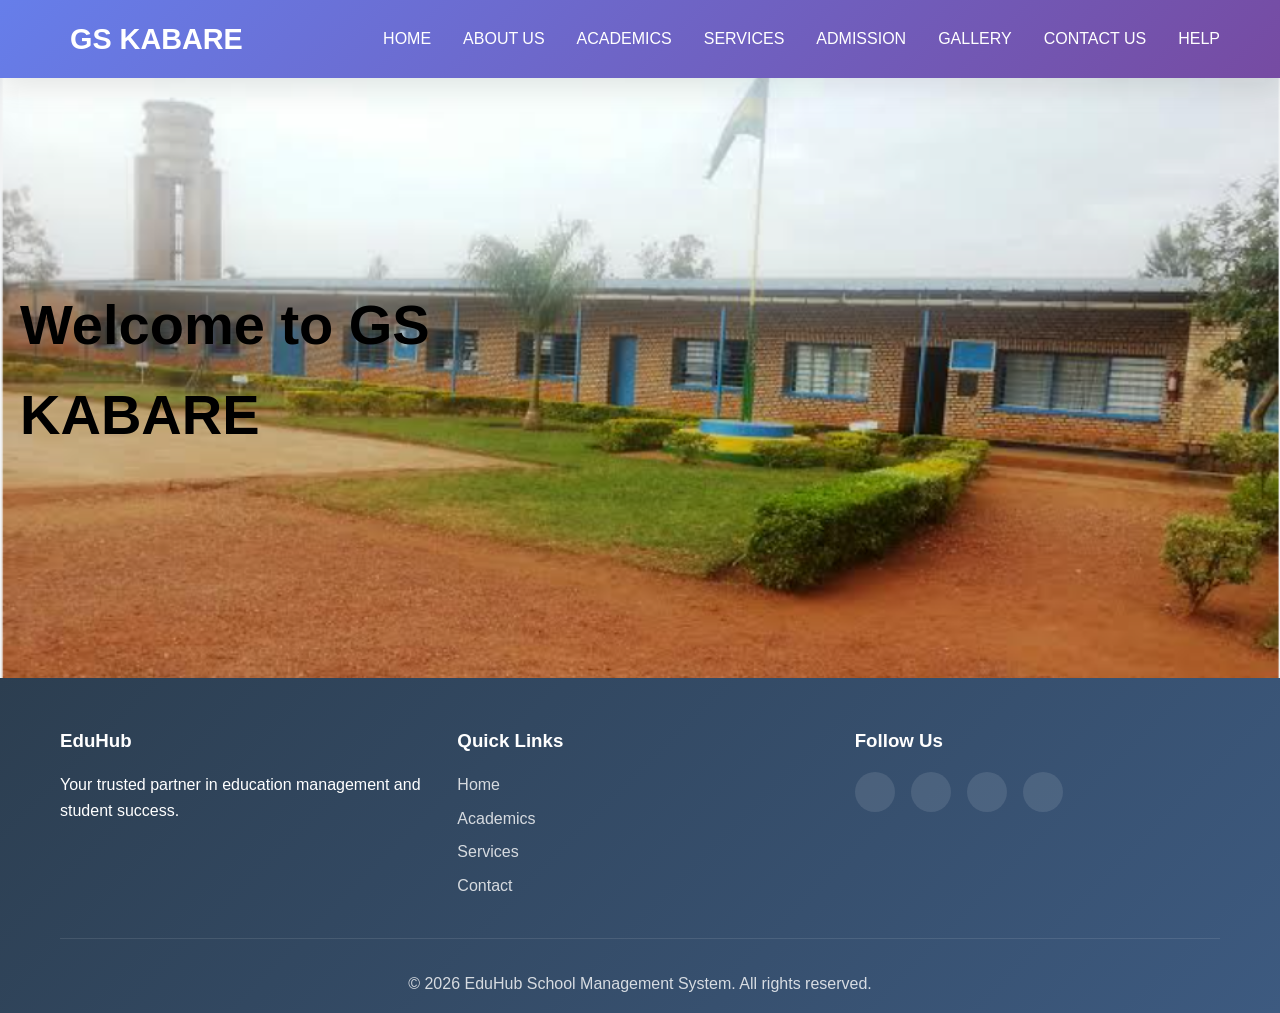
<file: internaship/index.html>
<!DOCTYPE html>
<html lang="en">
<head>
    <meta charset="UTF-8">
    <meta name="viewport" content="width=device-width, initial-scale=1.0">
    <title>HOME</title>
    <link rel="stylesheet" type="text/css" href="index.css">
</head>
<body>

    <nav class="navbar">
        <div class="navbar-container">
            <div class="logo">
                <i class="fas fa-graduation-cap"></i>
                <span>GS KABARE</span>
            </div>
            <ul class="nav-menu">
                <li><a href="index.html" class="nav-link">HOME</a></li>
                <li><a href="About us.html" class="nav-link">ABOUT US</a></li>
                <li><a href="academics.html" class="nav-link">ACADEMICS</a></li>
                <li class="dropdown">
                    <a href="Services.html" class="nav-link">SERVICES</a>
                    <div class="dropdown-content">
                        <a href="registration form.html">Registration Services</a>
                        <a href="">Trainer Portal</a>
                        <a href="worke.html">Employee Registration</a>
                        <a href="">Student Support</a>
                    </div>
                </li>
                <li><a href="" class="nav-link">ADMISSION</a></li>
                <li><a href="" class="nav-link">GALLERY</a></li>
                <li><a href="" class="nav-link">CONTACT US</a></li>
                <li><a href="" class="nav-link">HELP</a></li>
            </ul>
        </div>
    </nav>

    <section id="home" class="hero">
        <div class="hero-content">
            <h1>Welcome to GS KABARE</h1>          
        </div>
        <div class="hero-image">
            <i class="fas fa-school"></i>
        </div>
    </section>

 
    <!-- Footer -->
    <footer class="footer">
        <div class="container">
            <div class="footer-content">
                <div class="footer-section">
                    <h3>EduHub</h3>
                    <p>Your trusted partner in education management and student success.</p>
                </div>
                <div class="footer-section">
                    <h3>Quick Links</h3>
                    <ul>
                        <li><a href="#home">Home</a></li>
                        <li><a href="#academics">Academics</a></li>
                        <li><a href="#services">Services</a></li>
                        <li><a href="#contact">Contact</a></li>
                    </ul>
                </div>
                <div class="footer-section">
                    <h3>Follow Us</h3>
                    <div class="social-links">
                        <a href="#"><i class="fab fa-facebook"></i></a>
                        <a href="#"><i class="fab fa-twitter"></i></a>
                        <a href="#"><i class="fab fa-instagram"></i></a>
                        <a href="#"><i class="fab fa-youtube"></i></a>
                    </div>
                </div>
            </div>
            <div class="footer-bottom">
                <p>&copy; 2026 EduHub School Management System. All rights reserved.</p>
            </div>
        </div>
    </footer>

    <script src="index.js"></script>
</body>
</html>
</file>
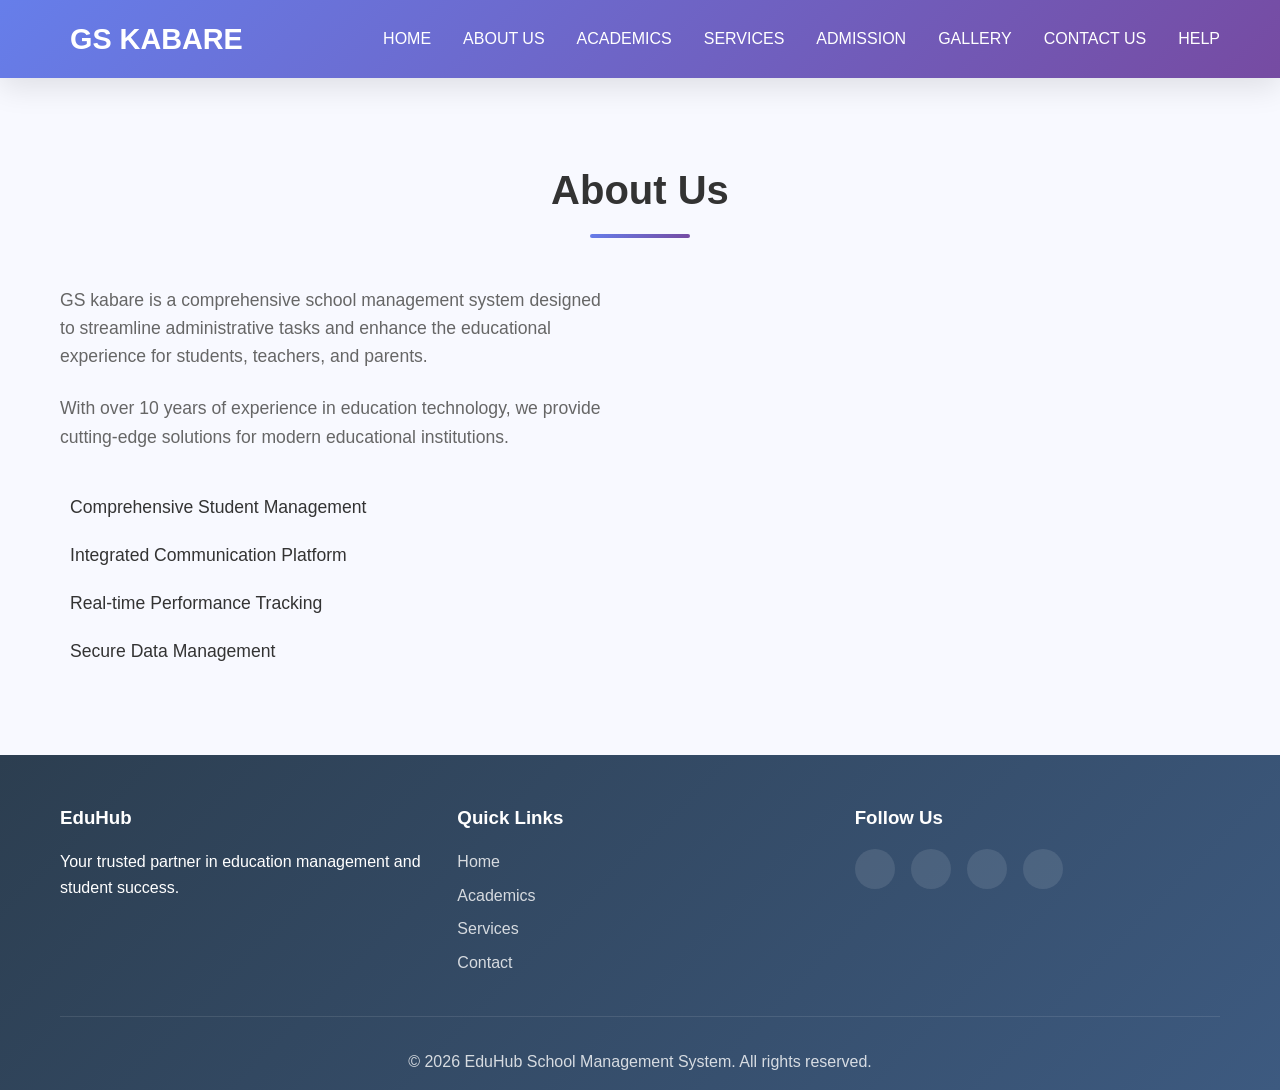
<file: internaship/About us.html>
<!DOCTYPE html>
<html lang="en">
<head>
    <meta charset="UTF-8">
    <meta name="viewport" content="width=device-width, initial-scale=1.0">
    <title>EduHub - School Management System</title>
    <link rel="stylesheet" type="text/css" href="About us.css">
</head>
<body>
    
    <nav class="navbar">
        <div class="navbar-container">
            <div class="logo">
                <i class="fas fa-graduation-cap"></i>
                <span>GS KABARE</span>
            </div>
            <ul class="nav-menu">
                <li><a href="index.html" class="nav-link">HOME</a></li>
                <li><a href="About us.html" class="nav-link">ABOUT US</a></li>
                <li><a href="#academics" class="nav-link">ACADEMICS</a></li>
                <li class="dropdown">
                    <a href="#services" class="nav-link">SERVICES</a>
                    <div class="dropdown-content">
                        <a href="registration form.html">Registration Services</a>
                        <a href="#trainer">Trainer Portal</a>
                        <a href="#employee">Employee Registration</a>
                        <a href="#support">Student Support</a>
                    </div>
                </li>
                <li><a href="#admission" class="nav-link">ADMISSION</a></li>
                <li><a href="#gallery" class="nav-link">GALLERY</a></li>
                <li><a href="#contact" class="nav-link">CONTACT US</a></li>
                <li><a href="#help" class="nav-link">HELP</a></li>
            </ul>
            
        </div>
    </nav>

   

    <section id="about" class="about">
        <div class="container">
            <h2>About Us</h2>
            <div class="about-content">
                <div class="about-text">
                    <p>GS kabare is a comprehensive school management system designed to streamline administrative tasks and enhance the educational experience for students, teachers, and parents.</p>
                    <p>With over 10 years of experience in education technology, we provide cutting-edge solutions for modern educational institutions.</p>
                    <ul class="features-list">
                        <li><i class="fas fa-check-circle"></i> Comprehensive Student Management</li>
                        <li><i class="fas fa-check-circle"></i> Integrated Communication Platform</li>
                        <li><i class="fas fa-check-circle"></i> Real-time Performance Tracking</li>
                        <li><i class="fas fa-check-circle"></i> Secure Data Management</li>
                    </ul>
                </div>
                <div class="about-image">
                    <i class="fas fa-chart-line"></i>
                </div>
            </div>
        </div>
    </section>

  

    <!-- Footer -->
    <footer class="footer">
        <div class="container">
            <div class="footer-content">
                <div class="footer-section">
                    <h3>EduHub</h3>
                    <p>Your trusted partner in education management and student success.</p>
                </div>
                <div class="footer-section">
                    <h3>Quick Links</h3>
                    <ul>
                        <li><a href="index.html">Home</a></li>
                        <li><a href="#academics">Academics</a></li>
                        <li><a href="#services">Services</a></li>
                        <li><a href="#contact">Contact</a></li>
                    </ul>
                </div>
                <div class="footer-section">
                    <h3>Follow Us</h3>
                    <div class="social-links">
                        <a href="#"><i class="fab fa-facebook"></i></a>
                        <a href="#"><i class="fab fa-twitter"></i></a>
                        <a href="#"><i class="fab fa-instagram"></i></a>
                        <a href="#"><i class="fab fa-linkedin"></i></a>
                    </div>
                </div>
            </div>
            <div class="footer-bottom">
                <p>&copy; 2026 EduHub School Management System. All rights reserved.</p>
            </div>
        </div>
    </footer>

    <script src="index.js"></script>
</body>
</html>
</file>
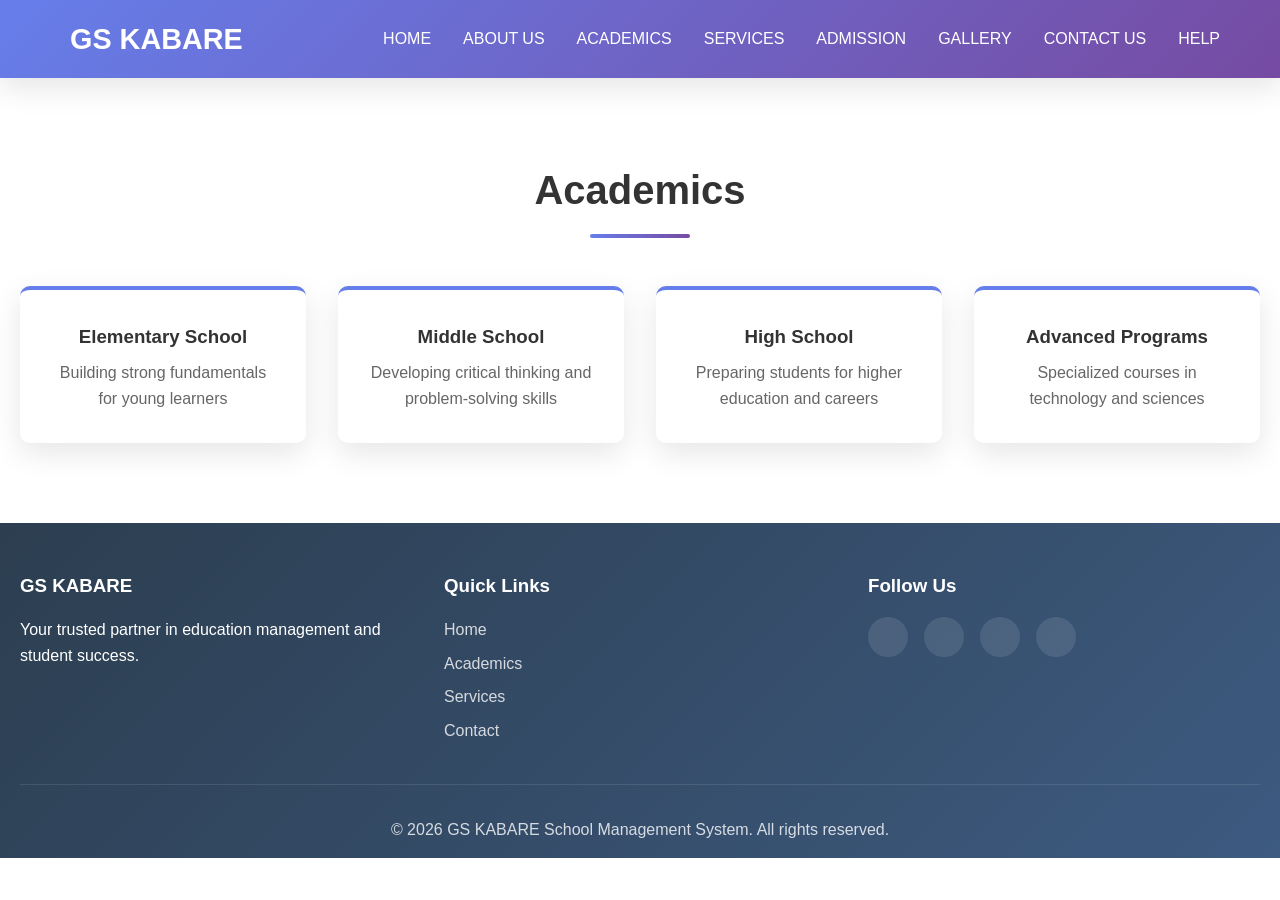
<file: internaship/academics.html>
<!DOCTYPE html>
<html lang="en">
<head>
    <meta charset="UTF-8">
    <meta name="viewport" content="width=device-width, initial-scale=1.0">
    <title>ACADEMICS</title>
    <link rel="stylesheet" type="text/css" href="academics.css">
</head>
<body>
    
    <nav class="navbar">
        <div class="navbar-container">
            <div class="logo">
                <i class="fas fa-graduation-cap"></i>
                <span>GS KABARE</span>
            </div>
            <ul class="nav-menu">
                <li><a href="index.html" class="nav-link">HOME</a></li>
                <li><a href="about.html" class="nav-link">ABOUT US</a></li>
                <li><a href="academics.html" class="nav-link">ACADEMICS</a></li>
                <li class="dropdown">
                    <a href="services.html" class="nav-link">SERVICES</a>
                    <div class="dropdown-content">
                        <a href="registration form.html">Registration Services</a>
                        <a href="#trainer">Trainer Portal</a>
                        <a href="#employee">Employee Registration</a>
                        <a href="#support">Student Support</a>
                    </div>
                </li>
                <li><a href="admission.html" class="nav-link">ADMISSION</a></li>
                <li><a href="gallery.html" class="nav-link">GALLERY</a></li>
                <li><a href="contact.html" class="nav-link">CONTACT US</a></li>
                <li><a href="#help" class="nav-link">HELP</a></li>
            </ul>
        </div>
    </nav>

  

    
    <section id="academics" class="academics">
        <div class="container">
            <h2>Academics</h2>
            <div class="academics-grid">
                <div class="academic-card">
                    <i class="fas fa-book"></i>
                    <h3>Elementary School</h3>
                    <p>Building strong fundamentals for young learners</p>
                </div>
                <div class="academic-card">
                    <i class="fas fa-atom"></i>
                    <h3>Middle School</h3>
                    <p>Developing critical thinking and problem-solving skills</p>
                </div>
                <div class="academic-card">
                    <i class="fas fa-flask"></i>
                    <h3>High School</h3>
                    <p>Preparing students for higher education and careers</p>
                </div>
                <div class="academic-card">
                    <i class="fas fa-computer"></i>
                    <h3>Advanced Programs</h3>
                    <p>Specialized courses in technology and sciences</p>
                </div>
            </div>
        </div>
    </section>

  
    
    <footer class="footer">
        <div class="container">
            <div class="footer-content">
                <div class="footer-section">
                    <h3>GS KABARE</h3>
                    <p>Your trusted partner in education management and student success.</p>
                </div>
                <div class="footer-section">
                    <h3>Quick Links</h3>
                    <ul>
                        <li><a href="index.html">Home</a></li>
                        <li><a href="academics.html">Academics</a></li>
                        <li><a href="services.html">Services</a></li>
                        <li><a href="contact.html">Contact</a></li>
                    </ul>
                </div>
                <div class="footer-section">
                    <h3>Follow Us</h3>
                    <div class="social-links">
                        <a href="#"><i class="fab fa-facebook"></i></a>
                        <a href="#"><i class="fab fa-twitter"></i></a>
                        <a href="#"><i class="fab fa-instagram"></i></a>
                        <a href="#"><i class="fab fa-linkedin"></i></a>
                    </div>
                </div>
            </div>
            <div class="footer-bottom">
                <p>&copy; 2026 GS KABARE School Management System. All rights reserved.</p>
            </div>
        </div>
    </footer>

    <script src="index.js"></script>
</body>
</html>
</file>
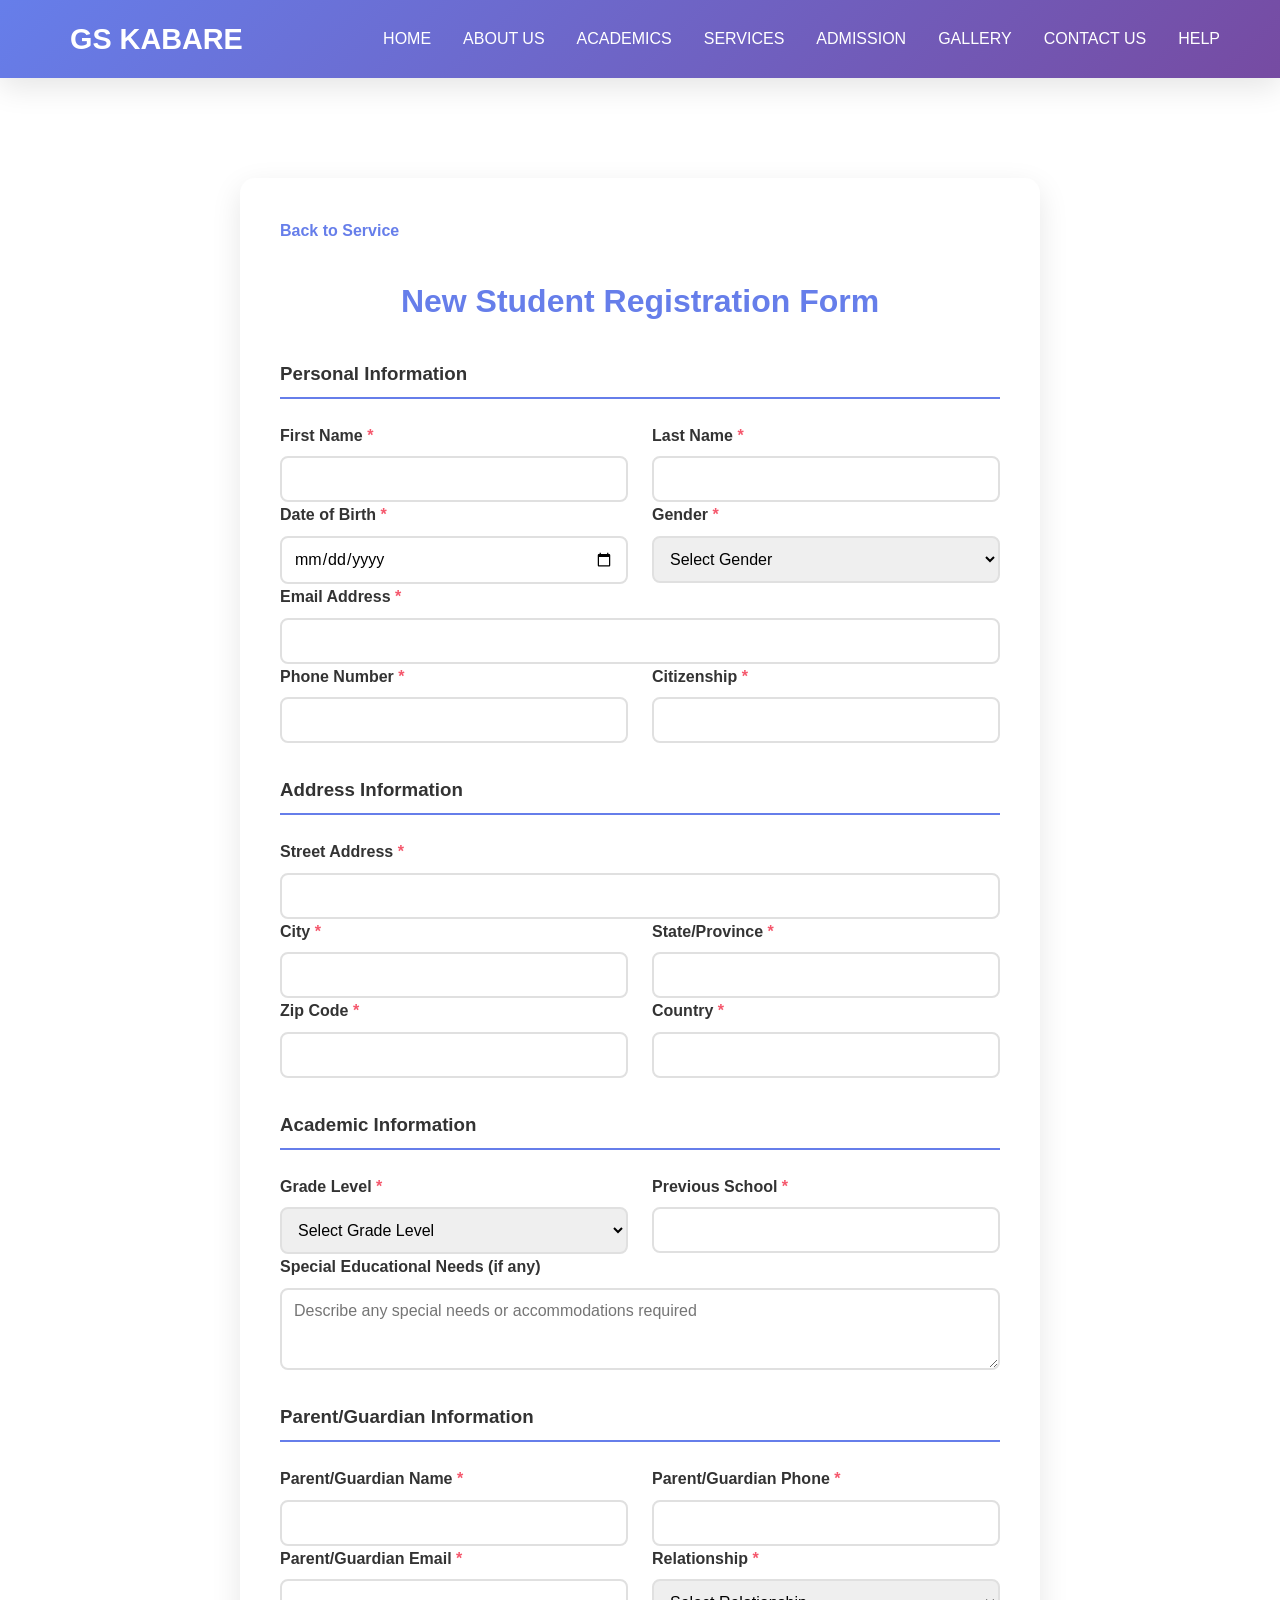
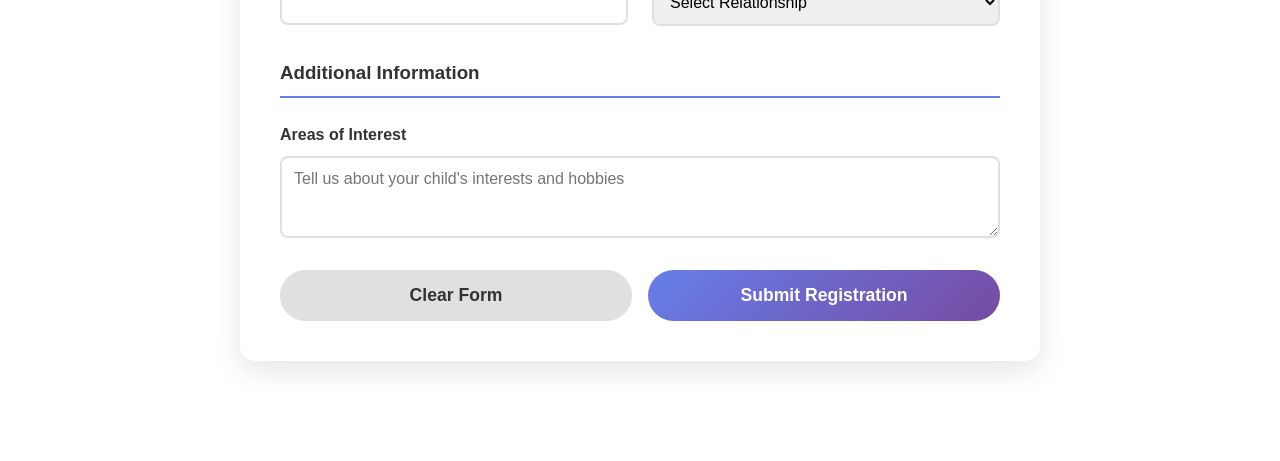
<file: internaship/registration form.html>
<!DOCTYPE html>
<html lang="en">
<head>
    <meta charset="UTF-8">
    <meta name="viewport" content="width=device-width, initial-scale=1.0">
    <title>New Student Registration - EduHub</title>
    <link rel="stylesheet"  href="index.css">
   
    <style>
        .registration-container {
            max-width: 800px;
            margin: 100px auto;
            padding: 40px;
            background: var(--white);
            border-radius: 15px;
            box-shadow: var(--shadow);
        }

        .registration-container h1 {
            text-align: center;
            color: var(--primary-color);
            margin-bottom: 2rem;
        }

        .form-section {
            margin-bottom: 2rem;
        }

        .form-section h3 {
            color: var(--text-dark);
            margin-bottom: 1.5rem;
            padding-bottom: 0.5rem;
            border-bottom: 2px solid var(--primary-color);
        }

        .form-row {
            display: grid;
            grid-template-columns: 1fr 1fr;
            gap: 1.5rem;
        }

        .form-row.full {
            grid-template-columns: 1fr;
        }

        .form-group {
            display: flex;
            flex-direction: column;
        }

        .form-group label {
            margin-bottom: 0.5rem;
            color: var(--text-dark);
            font-weight: 600;
        }

        .form-group input,
        .form-group select,
        .form-group textarea {
            padding: 12px;
            border: 2px solid #e0e0e0;
            border-radius: 8px;
            font-family: inherit;
            font-size: 1rem;
            transition: var(--transition);
        }

        .form-group input:focus,
        .form-group select:focus,
        .form-group textarea:focus {
            outline: none;
            border-color: var(--primary-color);
            box-shadow: 0 0 10px rgba(102, 126, 234, 0.2);
        }

        .required {
            color: var(--accent-color);
        }

        .form-actions {
            display: grid;
            grid-template-columns: 1fr 1fr;
            gap: 1rem;
            margin-top: 2rem;
        }

        .btn-submit, .btn-reset {
            padding: 15px 30px;
            border: none;
            border-radius: 50px;
            font-size: 1.1rem;
            font-weight: 600;
            cursor: pointer;
            transition: var(--transition);
        }

        .btn-submit {
            background: linear-gradient(135deg, var(--primary-color), var(--secondary-color));
            color: var(--white);
        }

        .btn-submit:hover {
            transform: translateY(-3px);
            box-shadow: var(--shadow);
        }

        .btn-reset {
            background: #e0e0e0;
            color: var(--text-dark);
        }

        .btn-reset:hover {
            background: #d0d0d0;
        }

        .back-button {
            display: inline-block;
            margin-bottom: 2rem;
            color: var(--primary-color);
            text-decoration: none;
            font-weight: 600;
        }

        .back-button:hover {
            text-decoration: underline;
        }

        @media (max-width: 768px) {
            .registration-container {
                margin: 80px 20px;
                padding: 20px;
            }

            .form-row {
                grid-template-columns: 1fr;
            }

            .form-actions {
                grid-template-columns: 1fr;
            }
        }
    </style>
</head>
<body>
    <nav class="navbar">
        <div class="navbar-container">
            <div class="logo">
                <i class="fas fa-graduation-cap"></i>
                <span>GS KABARE</span>
            </div>
            <ul class="nav-menu">
                <li><a href="index.html" class="nav-link">HOME</a></li>
                <li><a href="About us.html" class="nav-link">ABOUT US</a></li>
                <li><a href="academics.html" class="nav-link">ACADEMICS</a></li>
                <li><a href="services.html" class="nav-link">SERVICES</a></li>
                <li><a href="admission.html" class="nav-link">ADMISSION</a></li>
                <li><a href="gallery.html" class="nav-link">GALLERY</a></li>
                <li><a href="contact.html" class="nav-link">CONTACT US</a></li>
                <li><a href="help.html" class="nav-link">HELP</a></li>
            </ul>
        
        </div>
    </nav>

    <div class="registration-container">
        <a href="Services.html" class="back-button">
            <i class="fas fa-arrow-left"></i> Back to Service
        </a>

        <h1>
            <i class="fas fa-edit"></i> New Student Registration Form
        </h1>

        <form id="registrationForm">
            <div class="form-section">
                <h3>Personal Information</h3>
                <div class="form-row">
                    <div class="form-group">
                        <label for="firstName">First Name <span class="required">*</span></label>
                        <input type="text" id="firstName" name="firstName" required>
                    </div>
                    <div class="form-group">
                        <label for="lastName">Last Name <span class="required">*</span></label>
                        <input type="text" id="lastName" name="lastName" required>
                    </div>
                </div>
                <div class="form-row">
                    <div class="form-group">
                        <label for="dob">Date of Birth <span class="required">*</span></label>
                        <input type="date" id="dob" name="dob" required>
                    </div>
                    <div class="form-group">
                        <label for="gender">Gender <span class="required">*</span></label>
                        <select id="gender" name="gender" required>
                            <option value="">Select Gender</option>
                            <option value="male">Male</option>
                            <option value="female">Female</option>
                            <option value="other">Other</option>
                        </select>
                    </div>
                </div>
                <div class="form-row full">
                    <div class="form-group">
                        <label for="email">Email Address <span class="required">*</span></label>
                        <input type="email" id="email" name="email" required>
                    </div>
                </div>
                <div class="form-row">
                    <div class="form-group">
                        <label for="phone">Phone Number <span class="required">*</span></label>
                        <input type="tel" id="phone" name="phone" required>
                    </div>
                    <div class="form-group">
                        <label for="citizenship">Citizenship <span class="required">*</span></label>
                        <input type="text" id="citizenship" name="citizenship" required>
                    </div>
                </div>
            </div>

            <div class="form-section">
                <h3>Address Information</h3>
                <div class="form-row full">
                    <div class="form-group">
                        <label for="address">Street Address <span class="required">*</span></label>
                        <input type="text" id="address" name="address" required>
                    </div>
                </div>
                <div class="form-row">
                    <div class="form-group">
                        <label for="city">City <span class="required">*</span></label>
                        <input type="text" id="city" name="city" required>
                    </div>
                    <div class="form-group">
                        <label for="state">State/Province <span class="required">*</span></label>
                        <input type="text" id="state" name="state" required>
                    </div>
                </div>
                <div class="form-row">
                    <div class="form-group">
                        <label for="zipcode">Zip Code <span class="required">*</span></label>
                        <input type="text" id="zipcode" name="zipcode" required>
                    </div>
                    <div class="form-group">
                        <label for="country">Country <span class="required">*</span></label>
                        <input type="text" id="country" name="country" required>
                    </div>
                </div>
            </div>

            <div class="form-section">
                <h3>Academic Information</h3>
                <div class="form-row">
                    <div class="form-group">
                        <label for="gradeLevel">Grade Level <span class="required">*</span></label>
                        <select id="gradeLevel" name="gradeLevel" required>
                            <option value="">Select Grade Level</option>
                            <option value="grade1">Grade 1</option>
                            <option value="grade2">Grade 2</option>
                            <option value="grade3">Grade 3</option>
                            <option value="grade4">Grade 4</option>
                            <option value="grade5">Grade 5</option>
                            <option value="grade6">Grade 6</option>
                            <option value="grade7">Grade 7</option>
                            <option value="grade8">Grade 8</option>
                            <option value="grade9">Grade 9</option>
                            <option value="grade10">Grade 10</option>
                            <option value="grade11">Grade 11</option>
                            <option value="grade12">Grade 12</option>
                        </select>
                    </div>
                    <div class="form-group">
                        <label for="previousSchool">Previous School <span class="required">*</span></label>
                        <input type="text" id="previousSchool" name="previousSchool" required>
                    </div>
                </div>
                <div class="form-row full">
                    <div class="form-group">
                        <label for="specialNeeds">Special Educational Needs (if any)</label>
                        <textarea id="specialNeeds" name="specialNeeds" rows="3" placeholder="Describe any special needs or accommodations required"></textarea>
                    </div>
                </div>
            </div>
            <div class="form-section">
                <h3>Parent/Guardian Information</h3>
                <div class="form-row">
                    <div class="form-group">
                        <label for="parentName">Parent/Guardian Name <span class="required">*</span></label>
                        <input type="text" id="parentName" name="parentName" required>
                    </div>
                    <div class="form-group">
                        <label for="parentPhone">Parent/Guardian Phone <span class="required">*</span></label>
                        <input type="tel" id="parentPhone" name="parentPhone" required>
                    </div>
                </div>
                <div class="form-row">
                    <div class="form-group">
                        <label for="parentEmail">Parent/Guardian Email <span class="required">*</span></label>
                        <input type="email" id="parentEmail" name="parentEmail" required>
                    </div>
                    <div class="form-group">
                        <label for="relationship">Relationship <span class="required">*</span></label>
                        <select id="relationship" name="relationship" required>
                            <option value="">Select Relationship</option>
                            <option value="mother">Mother</option>
                            <option value="father">Father</option>
                            <option value="guardian">Guardian</option>
                            <option value="other">Other</option>
                        </select>
                    </div>
                </div>
            </div>

            <div class="form-section">
                <h3>Additional Information</h3>
                <div class="form-row full">
                    <div class="form-group">
                        <label for="interests">Areas of Interest</label>
                        <textarea id="interests" name="interests" rows="3" placeholder="Tell us about your child's interests and hobbies"></textarea>
                    </div>
                </div>
            </div>

            <div class="form-actions">
                <button type="reset" class="btn-reset">
                    <i class="fas fa-redo"></i> Clear Form
                </button>
                <button type="submit" class="btn-submit">
                    <i class="fas fa-check"></i> Submit Registration
                </button>
            </div>
        </form>
    </div>

    <script>
       
    </script>
</body>
</html>
</file>
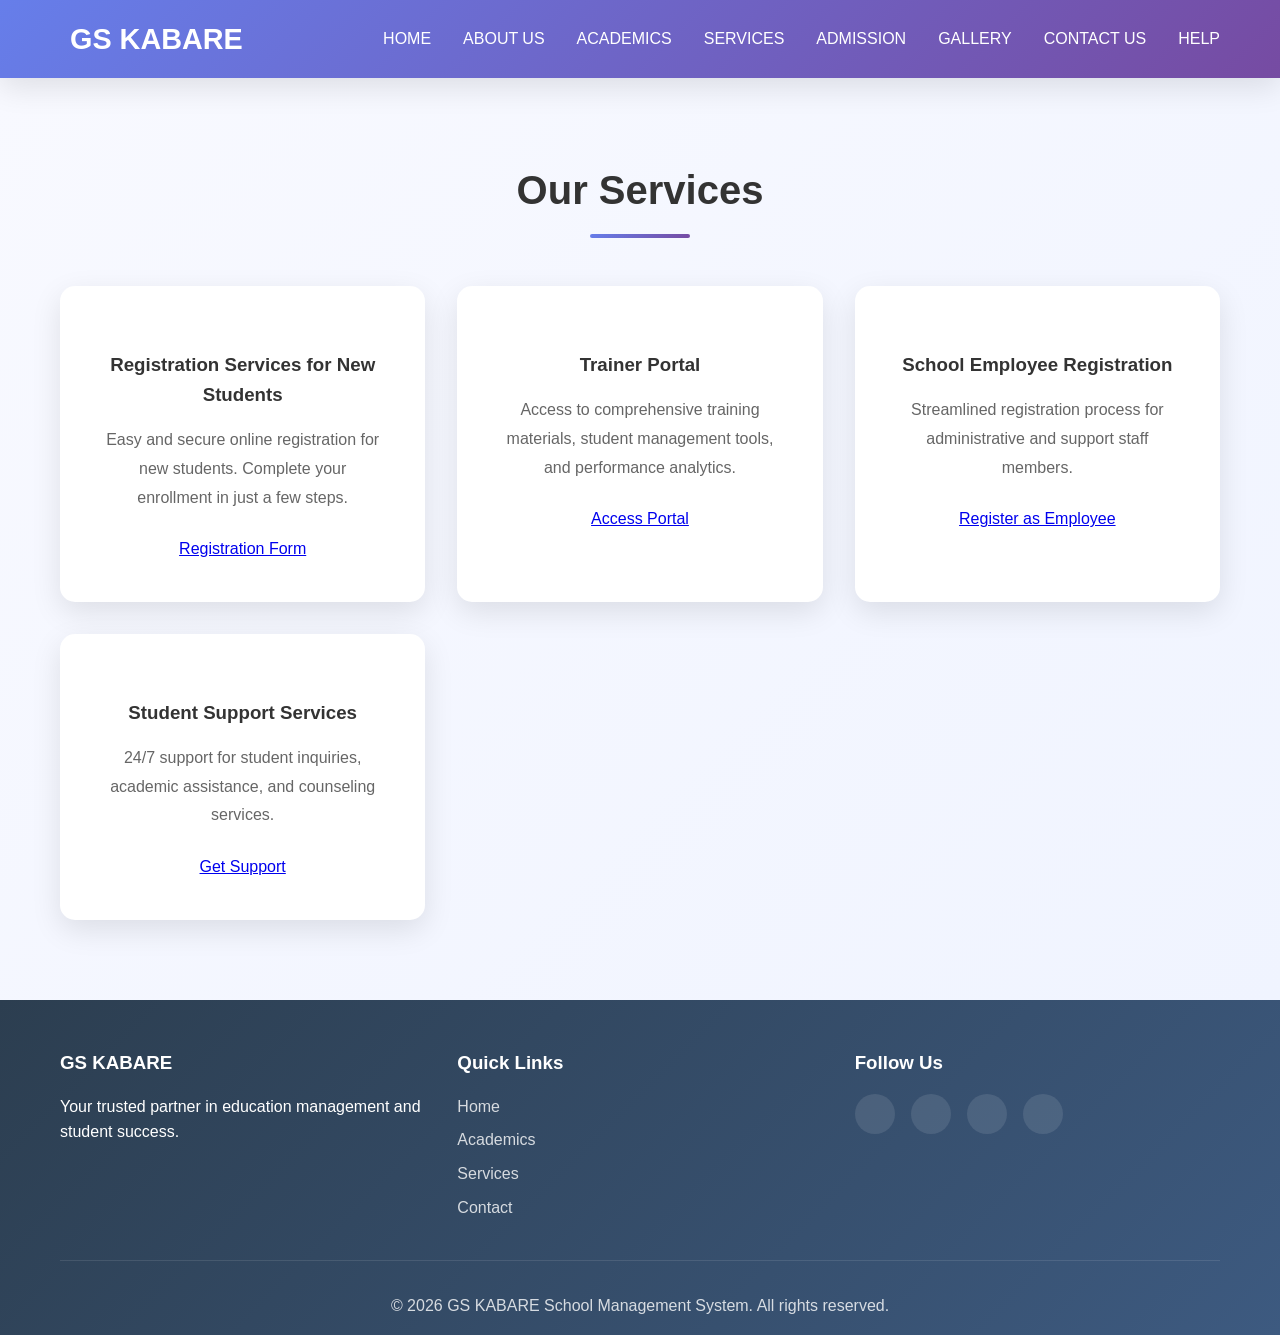
<file: internaship/Services.html>
<!DOCTYPE html>
<html lang="en">
<head>
    <meta charset="UTF-8">
    <meta name="viewport" content="width=device-width, initial-scale=1.0">
    <title>SERVICES</title>
    <link rel="stylesheet" type="text/css" href="index.css">
</head>
<body>
    <nav class="navbar">
        <div class="navbar-container">
            <div class="logo">
                <i class="fas fa-graduation-cap"></i>
                <span>GS KABARE</span>
            </div>
            <ul class="nav-menu">
                <li><a href="index.html" class="nav-link">HOME</a></li>
                <li><a href="about.html" class="nav-link">ABOUT US</a></li>
                <li><a href="academics.html" class="nav-link">ACADEMICS</a></li>
                <li class="dropdown">
                    <a href="services.html" class="nav-link">SERVICES</a>
                    <div class="dropdown-content">
                        <a href="registration form.html">Registration Services</a>
                        <a href="trainers portal.html">Trainer Portal</a>
                        <a href="worke.html">Employee Registration</a>
                        <a href="student-support.html">Student Support</a>
                    </div>
                </li>
                <li><a href="admission.html" class="nav-link">ADMISSION</a></li>
                <li><a href="gallery.html" class="nav-link">GALLERY</a></li>
                <li><a href="contact.html" class="nav-link">CONTACT US</a></li>
                <li><a href="help.html" class="nav-link">HELP</a></li>
            </ul>
        </div>
    </nav>

   

    <section id="services" class="services">
        <div class="container">
            <h2>Our Services</h2>
            <div class="services-grid">
 
                <div class="service-card">
                    <div class="service-icon">
                        <i class="fas fa-user-plus"></i>
                    </div>
                    <h3>Registration Services for New Students</h3>
                    <p>Easy and secure online registration for new students. Complete your enrollment in just a few steps.</p>
                    <a href="registration form.html" class="btn-service">
                        <i class="fas fa-arrow-right"></i> Registration Form
                    </a>
                </div>

                <div class="service-card">
                    <div class="service-icon">
                        <i class="fas fa-chalkboard-user"></i>
                    </div>
                    <h3>Trainer Portal</h3>
                    <p>Access to comprehensive training materials, student management tools, and performance analytics.</p>
                    <a href="trainers portal.html" class="btn-service">
                        <i class="fas fa-arrow-right"></i> Access Portal
                    </a>
                </div>

                <div class="service-card">
                    <div class="service-icon">
                        <i class="fas fa-id-badge"></i>
                    </div>
                    <h3>School Employee Registration</h3>
                    <p>Streamlined registration process for administrative and support staff members.</p>
                    <a href="worke.html" class="btn-service">
                        <i class="fas fa-arrow-right"></i> Register as Employee
                    </a>
                </div>

                <div class="service-card">
                    <div class="service-icon">
                        <i class="fas fa-headset"></i>
                    </div>
                    <h3>Student Support Services</h3>
                    <p>24/7 support for student inquiries, academic assistance, and counseling services.</p>
                    <a href="#support-ticket" class="btn-service">
                        <i class="fas fa-arrow-right"></i> Get Support
                    </a>
                </div>
            </div>
        </div>
    </section>

   

    
    <footer class="footer">
        <div class="container">
            <div class="footer-content">
                <div class="footer-section">
                    <h3>GS KABARE</h3>
                    <p>Your trusted partner in education management and student success.</p>
                </div>
                <div class="footer-section">
                    <h3>Quick Links</h3>
                    <ul>
                        <li><a href="index.html">Home</a></li>
                        <li><a href="academics.html">Academics</a></li>
                        <li><a href="services.html">Services</a></li>
                        <li><a href="contact.html">Contact</a></li>
                    </ul>
                </div>
                <div class="footer-section">
                    <h3>Follow Us</h3>
                    <div class="social-links">
                        <a href="#"><i class="fab fa-facebook"></i></a>
                        <a href="#"><i class="fab fa-twitter"></i></a>
                        <a href="#"><i class="fab fa-instagram"></i></a>
                        <a href="#"><i class="fab fa-linkedin"></i></a>
                    </div>
                </div>
            </div>
            <div class="footer-bottom">
                <p>&copy; 2026 GS KABARE School Management System. All rights reserved.</p>
            </div>
        </div>
    </footer>

    <script src="index.js"></script>
</body>
</html>
</file>
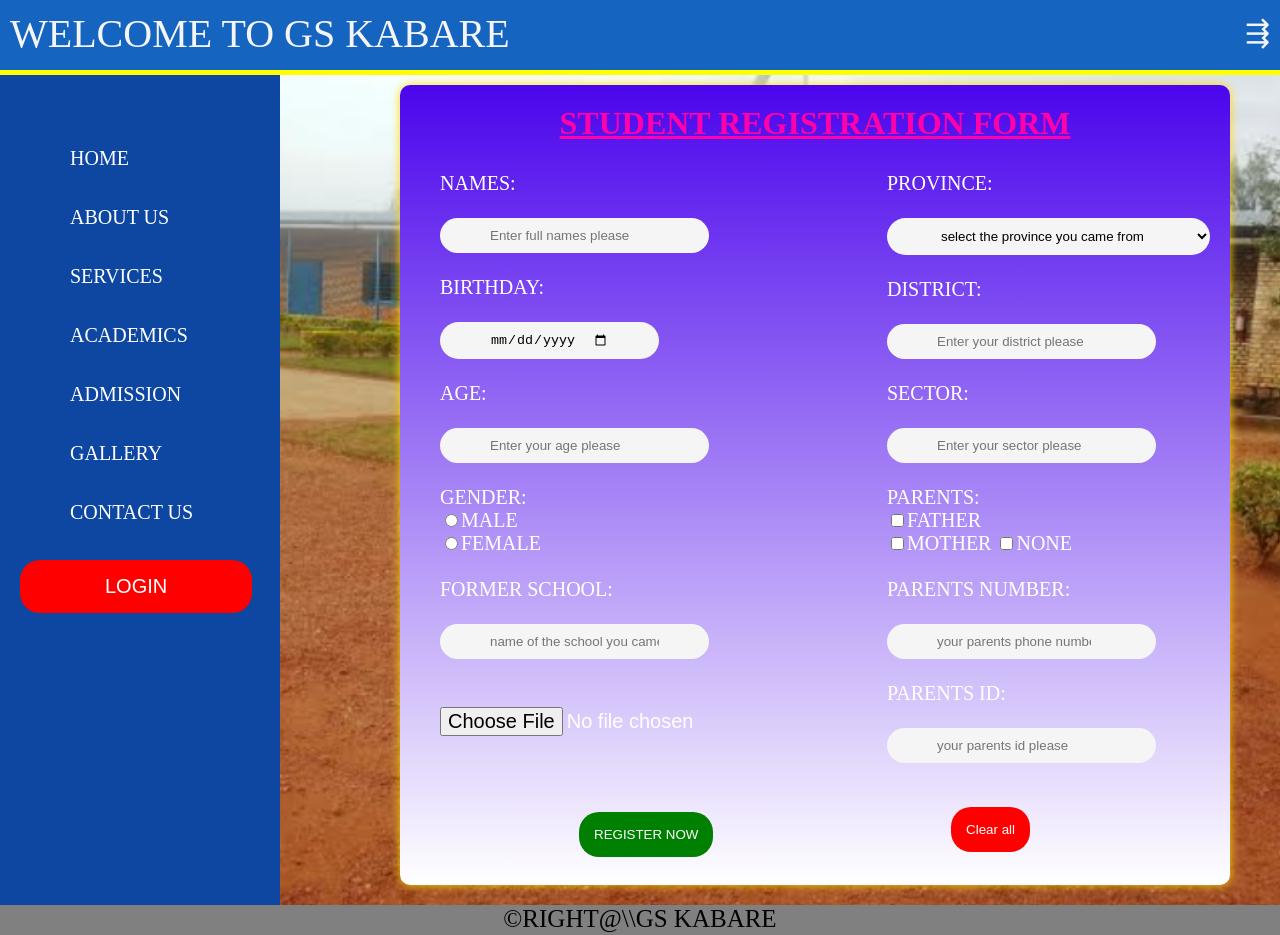
<file: internaship/ST form.html>
<!DOCTYPE html>
<html lang="en">
<head>
    <meta charset="UTF-8">
    <meta name="viewport" content="width=device-width, initial-scale=1.0">
    <title>STUDENT REGISTRATION FORM</title>
    <link rel="stylesheet" type="text/css" href="ST form.css">
</head>
<body>
    <div id="l5">
        <span id="l6">WELCOME TO GS KABARE</span>
        <span id="l7">
            ⇶
        </span> 
    </div>
    <div id="l8"><br><br><br><br>
        <a href="index.html">HOME</a><br><br><br>
        <a href="About us.html">ABOUT US</a><br><br><br>
        <a href="Services.html">SERVICES</a><br><br><br>
        <a href="">ACADEMICS</a><br><br><br>
        <a href="">ADMISSION</a><br><br><br>
        <a href="">GALLERY</a><br><br><br>
        <a href="">CONTACT US</a><br><br><br>
        <input type="button" value="LOGIN" id="l9">
    </div>
    
    <div id="l1">
        <h1>STUDENT REGISTRATION FORM</h1>
        <form  action="index.html" method="post" id="l2">
            <span id="l3">
            NAMES:<br><br>
            <input type="text" placeholder="Enter full names please" id="op" class="l1"><br><br>
            BIRTHDAY:<br><br>
            <input type="date" id="ap" class="l1"><br><br>
            AGE:<br><br>
            <input type="number" placeholder="Enter your age please" id="up" class="l1"><br><br>
            GENDER:<br>
             <input type="radio" name="gender" id="yp">MALE<br>
              <input type="radio" name="gender" id="yp">FEMALE<br><br>
            FORMER SCHOOL:<br><br>
            <input type="text" placeholder="name of the school you came from please" id="ep" class="l1"><br><br>
            </span>
            <span id="l4">
            PROVINCE:<br><br>
            <select class="l1">
                <option>select the province you came from</option>
                <option>NORTHERN PROVINCE</option>
                <option>SOUTHERN PROVINCE</option>
                <option>EASTERN PROVINCE</option>
                <option>WESTERN PROVINCE</option>
                <option>KIGALI CITY</option>
            </select><br><br>
            DISTRICT:<br><br>
            <input type="text" placeholder="Enter your district please" id="rp" class="l1"><br><br>
            SECTOR:<br><br>
              <input type="text" placeholder="Enter your sector please" id="ip" class="l1"><br><br>
              PARENTS:<br>
               <input type="checkbox" id="xp" >FATHER<br>
                <input type="checkbox" id="xp" >MOTHER
                 <input type="checkbox" id="xp">NONE<br><br>
                PARENTS NUMBER:<br><br>
                 <input type="number" placeholder="your parents phone number please" id="zp" class="l1"><br><br> 
                PARENTS ID:<br><br>
                 <input type="number" placeholder="your parents id please" id="mp" class="l1"><br><br>
                 
</span>
<input type="button" value="REGISTER NOW" id="cp" class="l2" onclick="li()"> <input type="reset" value="Clear all" id="cp" class="l3">
<input type="file" id="fp" class="l11">
        </form>
        
        <div id="sp"></div>
    </div>
    <div id="l10">&copy;RIGHT@\\GS KABARE</div>
    <script>
function li() {
    const name = document.getElementById("op").value.trim();
    const dob = document.getElementById("ap").value;
    const age = document.getElementById("up").value;
    const school = document.getElementById("ep").value.trim();
    const district = document.getElementById("rp").value.trim();
    const sector = document.getElementById("ip").value.trim();
    const parentPhone = document.getElementById("zp").value;
    const parentId = document.getElementById("mp").value;

    let gender = document.querySelector('input[name="gender"]:checked');
    let messageBox = document.getElementById("sp");

    // Show message box
    messageBox.style.display = "block";

    // Validation
    if (!name || !dob || !age || !school || !district || !sector || !parentPhone || !parentId) {
        messageBox.style.background = "red";
        messageBox.innerHTML = "Please fill all required fields.";
        return false;
    }

    if (!gender) {
        messageBox.style.background = "red";
        messageBox.innerHTML = "Please select gender.";
        return false;
    }

    if (age < 5 || age > 30) {
        messageBox.style.background = "red";
        messageBox.innerHTML = "Age must be between 5 and 30.";
        return false;
    }

    if (parentPhone.length < 10) {
        messageBox.style.background = "red";
        messageBox.innerHTML = "Enter a valid phone number.";
        return false;
    }

    // Success
    messageBox.style.background = "green";
    messageBox.innerHTML = `
        Registration Successful!<br>
        Name: ${name}<br>
        Age: ${age}<br>
        please contact us on 0788888888 for more details.
    `;

    // Auto hide after 5 seconds
    setTimeout(() => {
        messageBox.style.display = "none";
    }, 5000);

    return true;
}
</script>
</body>
</html>
</file>
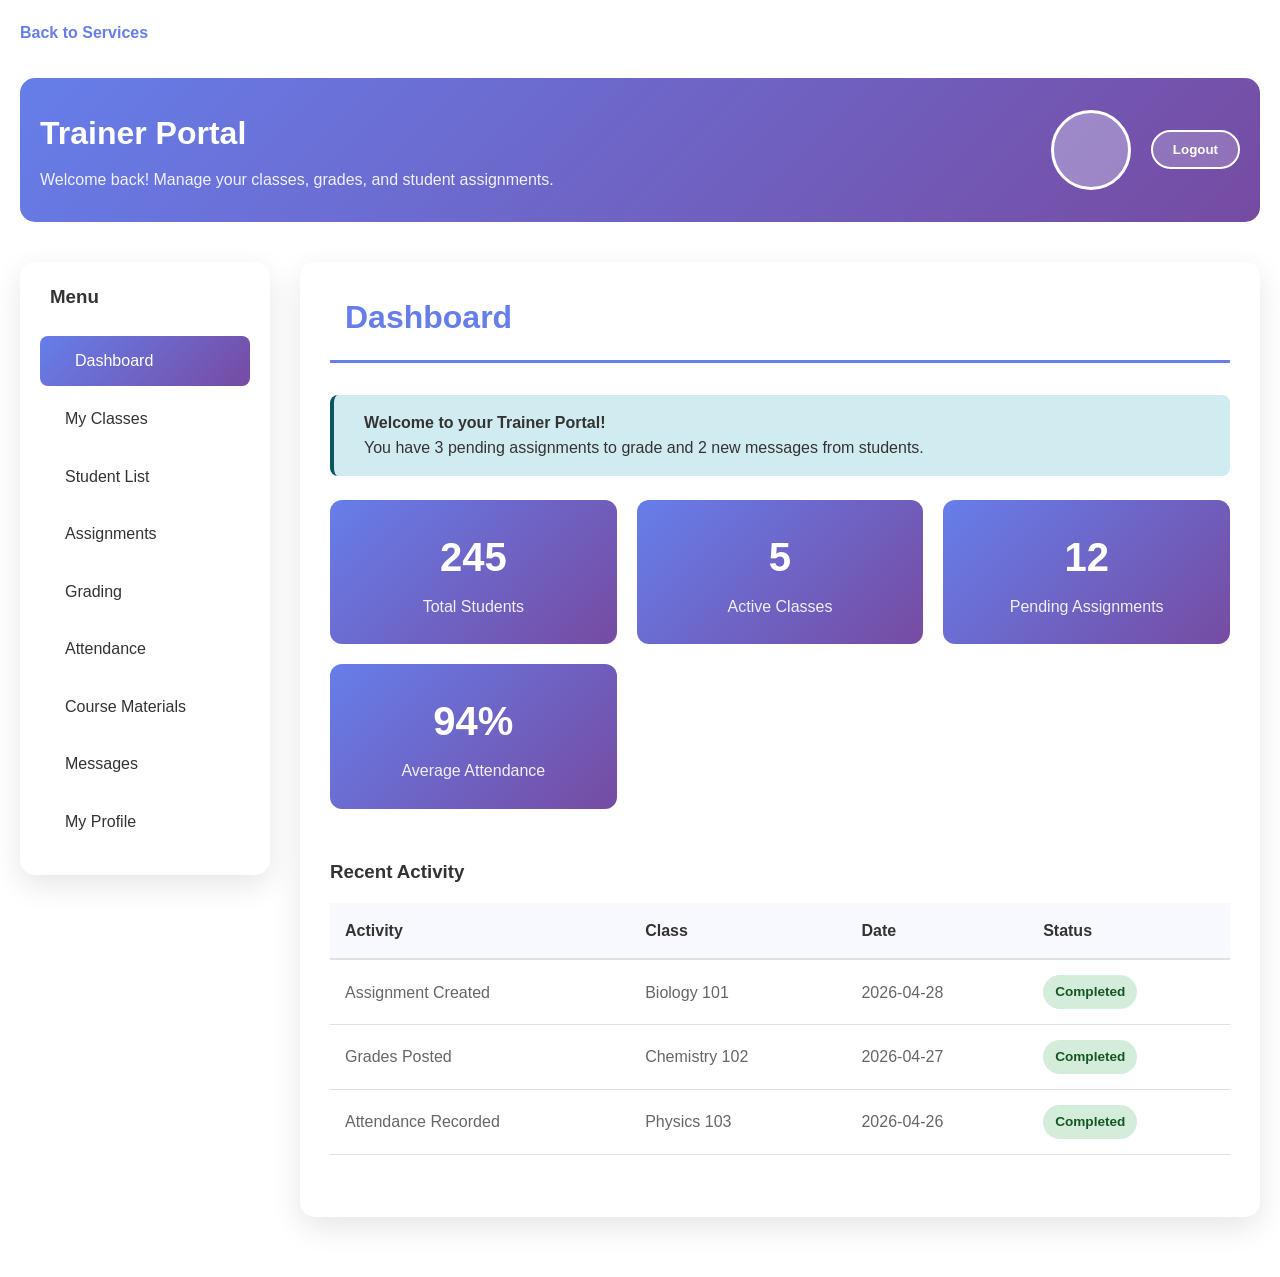
<file: internaship/trainers portal.html>
<!DOCTYPE html>
<html lang="en">
<head>
    <meta charset="UTF-8">
    <meta name="viewport" content="width=device-width, initial-scale=1.0">
    <title>Trainer Portal - EduHub</title>
    <link rel="stylesheet" type="text/css" href="trainers portal.css">
    <link rel="stylesheet" type="text/css" href="index.css">
</head>
<body>
    <div class="portal-container">
        <a href="Services.html" class="back-to-home">
            <i class="fas fa-arrow-left"></i> Back to Services
        </a>
        <div class="portal-header">
            <div class="portal-header-content">
                <h1>
                    <i class="fas fa-chalkboard-user"></i> Trainer Portal
                </h1>
                <p>Welcome back! Manage your classes, grades, and student assignments.</p>
            </div>
            <div class="user-profile">
                <div class="user-avatar">
                    <i class="fas fa-user"></i>
                </div>
                <button class="logout-btn" onclick="alert('Logged out successfully!'); window.location.href='index.html';">
                    <i class="fas fa-sign-out-alt"></i> Logout
                </button>
            </div>
        </div>

        <!-- Main Content -->
        <div class="sidebar-main">
            <!-- Sidebar -->
            <div class="sidebar">
                <h3><i class="fas fa-bars"></i> Menu</h3>
                <ul class="sidebar-menu">
                    <li><a href="#dashboard" class="menu-link active" onclick="showSection('dashboard')">
                        <i class="fas fa-chart-line"></i> Dashboard
                    </a></li>
                    <li><a href="#classes" class="menu-link" onclick="showSection('classes')">
                        <i class="fas fa-book"></i> My Classes
                    </a></li>
                    <li><a href="#students" class="menu-link" onclick="showSection('students')">
                        <i class="fas fa-users"></i> Student List
                    </a></li>
                    <li><a href="#assignments" class="menu-link" onclick="showSection('assignments')">
                        <i class="fas fa-tasks"></i> Assignments
                    </a></li>
                    <li><a href="#grading" class="menu-link" onclick="showSection('grading')">
                        <i class="fas fa-star"></i> Grading
                    </a></li>
                    <li><a href="#attendance" class="menu-link" onclick="showSection('attendance')">
                        <i class="fas fa-check-circle"></i> Attendance
                    </a></li>
                    <li><a href="#resources" class="menu-link" onclick="showSection('resources')">
                        <i class="fas fa-file-upload"></i> Course Materials
                    </a></li>
                    <li><a href="#messages" class="menu-link" onclick="showSection('messages')">
                        <i class="fas fa-envelope"></i> Messages
                    </a></li>
                    <li><a href="#profile" class="menu-link" onclick="showSection('profile')">
                        <i class="fas fa-user-circle"></i> My Profile
                    </a></li>
                </ul>
            </div>

            <!-- Content Area -->
            <div class="content-area">
                <!-- Dashboard Section -->
                <div id="dashboard" class="content-section active">
                    <h2 class="section-title">
                        <i class="fas fa-chart-line"></i> Dashboard
                    </h2>

                    <div class="notification-box">
                        <i class="fas fa-bell"></i>
                        <div>
                            <strong>Welcome to your Trainer Portal!</strong>
                            <p>You have 3 pending assignments to grade and 2 new messages from students.</p>
                        </div>
                    </div>

                    <div class="stats-grid">
                        <div class="stat-card">
                            <i class="fas fa-users"></i>
                            <h3>245</h3>
                            <p>Total Students</p>
                        </div>
                        <div class="stat-card">
                            <i class="fas fa-book"></i>
                            <h3>5</h3>
                            <p>Active Classes</p>
                        </div>
                        <div class="stat-card">
                            <i class="fas fa-tasks"></i>
                            <h3>12</h3>
                            <p>Pending Assignments</p>
                        </div>
                        <div class="stat-card">
                            <i class="fas fa-percent"></i>
                            <h3>94%</h3>
                            <p>Average Attendance</p>
                        </div>
                    </div>

                    <h3 style="margin-top: 3rem; margin-bottom: 1rem; color: var(--text-dark);">Recent Activity</h3>
                    <div class="table-container">
                        <table class="custom-table">
                            <thead>
                                <tr>
                                    <th>Activity</th>
                                    <th>Class</th>
                                    <th>Date</th>
                                    <th>Status</th>
                                </tr>
                            </thead>
                            <tbody>
                                <tr>
                                    <td>Assignment Created</td>
                                    <td>Biology 101</td>
                                    <td>2026-04-28</td>
                                    <td><span class="status-badge status-completed">Completed</span></td>
                                </tr>
                                <tr>
                                    <td>Grades Posted</td>
                                    <td>Chemistry 102</td>
                                    <td>2026-04-27</td>
                                    <td><span class="status-badge status-completed">Completed</span></td>
                                </tr>
                                <tr>
                                    <td>Attendance Recorded</td>
                                    <td>Physics 103</td>
                                    <td>2026-04-26</td>
                                    <td><span class="status-badge status-completed">Completed</span></td>
                                </tr>
                            </tbody>
                        </table>
                    </div>
                </div>
                <div id="classes" class="content-section">
                    <h2 class="section-title">
                        <i class="fas fa-book"></i> My Classes
                    </h2>

                    <div class="table-container">
                        <table class="custom-table">
                            <thead>
                                <tr>
                                    <th>Class Name</th>
                                    <th>Class ID</th>
                                    <th>Students</th>
                                    <th>Schedule</th>
                                    <th>Room</th>
                                    <th>Action</th>
                                </tr>
                            </thead>
                            <tbody>
                                <tr>
                                    <td>Biology 101</td>
                                    <td>BIO-101-A</td>
                                    <td>35</td>
                                    <td>Mon, Wed, Fri 09:00 AM</td>
                                    <td>Lab 102</td>
                                    <td><a href="#" class="action-btn btn-view">View Details</a></td>
                                </tr>
                                <tr>
                                    <td>Chemistry 102</td>
                                    <td>CHM-102-B</td>
                                    <td>42</td>
                                    <td>Tue, Thu 02:00 PM</td>
                                    <td>Lab 105</td>
                                    <td><a href="#" class="action-btn btn-view">View Details</a></td>
                                </tr>
                                <tr>
                                    <td>Physics 103</td>
                                    <td>PHY-103-A</td>
                                    <td>38</td>
                                    <td>Mon, Wed, Fri 01:00 PM</td>
                                    <td>Lab 110</td>
                                    <td><a href="#" class="action-btn btn-view">View Details</a></td>
                                </tr>
                                <tr>
                                    <td>Environmental Science</td>
                                    <td>ENV-105-C</td>
                                    <td>40</td>
                                    <td>Tue, Thu 10:00 AM</td>
                                    <td>Classroom 205</td>
                                    <td><a href="#" class="action-btn btn-view">View Details</a></td>
                                </tr>
                                <tr>
                                    <td>Lab Practicals</td>
                                    <td>LAB-110-D</td>
                                    <td>50</td>
                                    <td>Saturday 03:00 PM</td>
                                    <td>Lab 115</td>
                                    <td><a href="#" class="action-btn btn-view">View Details</a></td>
                                </tr>
                            </tbody>
                        </table>
                    </div>
                </div>
                <div id="students" class="content-section">
                    <h2 class="section-title">
                        <i class="fas fa-users"></i> Student List
                    </h2>

                    <div class="form-group-portal" style="margin-bottom: 2rem;">
                        <label for="classFilter">Filter by Class:</label>
                        <select id="classFilter" class="form-group-portal" style="width: auto; padding: 8px 15px;">
                            <option>All Classes</option>
                            <option>Biology 101</option>
                            <option>Chemistry 102</option>
                            <option>Physics 103</option>
                        </select>
                    </div>

                    <div class="table-container">
                        <table class="custom-table">
                            <thead>
                                <tr>
                                    <th>Student ID</th>
                                    <th>Student Name</th>
                                    <th>Email</th>
                                    <th>Class</th>
                                    <th>Status</th>
                                    <th>Action</th>
                                </tr>
                            </thead>
                            <tbody>
                                <tr>
                                    <td>STU-001</td>
                                    <td>John Anderson</td>
                                    <td>john@student.edu</td>
                                    <td>Biology 101</td>
                                    <td><span class="status-badge status-submitted">Active</span></td>
                                    <td><a href="#" class="action-btn btn-view">View</a></td>
                                </tr>
                                <tr>
                                    <td>STU-002</td>
                                    <td>Sarah Johnson</td>
                                    <td>sarah@student.edu</td>
                                    <td>Chemistry 102</td>
                                    <td><span class="status-badge status-submitted">Active</span></td>
                                    <td><a href="#" class="action-btn btn-view">View</a></td>
                                </tr>
                                <tr>
                                    <td>STU-003</td>
                                    <td>Michael Smith</td>
                                    <td>michael@student.edu</td>
                                    <td>Physics 103</td>
                                    <td><span class="status-badge status-submitted">Active</span></td>
                                    <td><a href="#" class="action-btn btn-view">View</a></td>
                                </tr>
                                <tr>
                                    <td>STU-004</td>
                                    <td>Emily Davis</td>
                                    <td>emily@student.edu</td>
                                    <td>Biology 101</td>
                                    <td><span class="status-badge status-submitted">Active</span></td>
                                    <td><a href="#" class="action-btn btn-view">View</a></td>
                                </tr>
                            </tbody>
                        </table>
                    </div>
                </div>
                <div id="assignments" class="content-section">
                    <h2 class="section-title">
                        <i class="fas fa-tasks"></i> Assignments
                    </h2>

                    <button class="btn-portal" onclick="showAssignmentForm()">
                        <i class="fas fa-plus"></i> Create New Assignment
                    </button>

                    <div id="assignmentForm" style="display: none; background: var(--bg-light); padding: 20px; border-radius: 12px; margin: 2rem 0;">
                        <h3>Create New Assignment</h3>
                        <div class="form-group-portal">
                            <label for="assignTitle">Assignment Title:</label>
                            <input type="text" id="assignTitle" placeholder="e.g., Chapter 5 Quiz">
                        </div>
                        <div class="form-group-portal">
                            <label for="assignClass">Select Class:</label>
                            <select id="assignClass">
                                <option>Biology 101</option>
                                <option>Chemistry 102</option>
                                <option>Physics 103</option>
                            </select>
                        </div>
                        <div class="form-group-portal">
                            <label for="assignDesc">Description:</label>
                            <textarea id="assignDesc" rows="4" placeholder="Assignment details..."></textarea>
                        </div>
                        <div class="form-group-portal">
                            <label for="dueDate">Due Date:</label>
                            <input type="date" id="dueDate">
                        </div>
                        <button class="btn-portal" onclick="submitAssignment()">
                            <i class="fas fa-paper-plane"></i> Post Assignment
                        </button>
                    </div>

                    <h3 style="margin-top: 2rem; margin-bottom: 1rem; color: var(--text-dark);">Active Assignments</h3>
                    <div class="table-container">
                        <table class="custom-table">
                            <thead>
                                <tr>
                                    <th>Assignment Title</th>
                                    <th>Class</th>
                                    <th>Created</th>
                                    <th>Due Date</th>
                                    <th>Submissions</th>
                                    <th>Status</th>
                                    <th>Action</th>
                                </tr>
                            </thead>
                            <tbody>
                                <tr>
                                    <td>Chapter 5 Quiz</td>
                                    <td>Biology 101</td>
                                    <td>2026-04-25</td>
                                    <td>2026-05-02</td>
                                    <td>28/35</td>
                                    <td><span class="status-badge status-in-progress">In Progress</span></td>
                                    <td><a href="#" class="action-btn btn-grade">Grade</a></td>
                                </tr>
                                <tr>
                                    <td>Lab Report</td>
                                    <td>Chemistry 102</td>
                                    <td>2026-04-20</td>
                                    <td>2026-04-27</td>
                                    <td>42/42</td>
                                    <td><span class="status-badge status-completed">Completed</span></td>
                                    <td><a href="#" class="action-btn btn-view">View</a></td>
                                </tr>
                                <tr>
                                    <td>Project Submission</td>
                                    <td>Physics 103</td>
                                    <td>2026-04-22</td>
                                    <td>2026-05-05</td>
                                    <td>32/38</td>
                                    <td><span class="status-badge status-in-progress">In Progress</span></td>
                                    <td><a href="#" class="action-btn btn-grade">Grade</a></td>
                                </tr>
                            </tbody>
                        </table>
                    </div>
                </div>

                <!-- Grading Section -->
                <div id="grading" class="content-section">
                    <h2 class="section-title">
                        <i class="fas fa-star"></i> Grading Center
                    </h2>

                    <div class="form-group-portal" style="margin-bottom: 2rem;">
                        <label for="gradingClass">Select Class to Grade:</label>
                        <select id="gradingClass" onchange="updateGradingTable()">
                            <option value="">All Classes</option>
                            <option value="bio">Biology 101</option>
                            <option value="chem">Chemistry 102</option>
                            <option value="phys">Physics 103</option>
                        </select>
                    </div>

                    <div class="table-container">
                        <table class="custom-table">
                            <thead>
                                <tr>
                                    <th>Student Name</th>
                                    <th>Assignment</th>
                                    <th>Submission Date</th>
                                    <th>Grade (out of 100)</th>
                                    <th>Feedback</th>
                                    <th>Action</th>
                                </tr>
                            </thead>
                            <tbody>
                                <tr>
                                    <td>John Anderson</td>
                                    <td>Chapter 5 Quiz</td>
                                    <td>2026-04-28</td>
                                    <td>85</td>
                                    <td>Good work! Needs improvement in section 3.</td>
                                    <td><a href="#" class="action-btn btn-edit">Edit</a></td>
                                </tr>
                                <tr>
                                    <td>Sarah Johnson</td>
                                    <td>Lab Report</td>
                                    <td>2026-04-26</td>
                                    <td>92</td>
                                    <td>Excellent detailed analysis!</td>
                                    <td><a href="#" class="action-btn btn-edit">Edit</a></td>
                                </tr>
                                <tr>
                                    <td>Michael Smith</td>
                                    <td>Project Submission</td>
                                    <td>2026-04-29</td>
                                    <td>78</td>
                                    <td>Average work. Review concepts again.</td>
                                    <td><a href="#" class="action-btn btn-edit">Edit</a></td>
                                </tr>
                            </tbody>
                        </table>
                    </div>
                </div>
                <div id="attendance" class="content-section">
                    <h2 class="section-title">
                        <i class="fas fa-check-circle"></i> Attendance Management
                    </h2>

                    <div class="form-group-portal" style="margin-bottom: 2rem;">
                        <label for="attendClass">Select Class:</label>
                        <select id="attendClass">
                            <option>Biology 101</option>
                            <option>Chemistry 102</option>
                            <option>Physics 103</option>
                        </select>
                    </div>

                    <button class="btn-portal" onclick="markAttendance()">
                        <i class="fas fa-check"></i> Mark Attendance Today
                    </button>

                    <h3 style="margin-top: 2rem; margin-bottom: 1rem; color: var(--text-dark);">Attendance Record</h3>
                    <div class="table-container">
                        <table class="custom-table">
                            <thead>
                                <tr>
                                    <th>Student Name</th>
                                    <th>Roll No.</th>
                                    <th>Total Classes</th>
                                    <th>Present</th>
                                    <th>Absent</th>
                                    <th>Percentage</th>
                                </tr>
                            </thead>
                            <tbody>
                                <tr>
                                    <td>John Anderson</td>
                                    <td>001</td>
                                    <td>40</td>
                                    <td>38</td>
                                    <td>2</td>
                                    <td><span class="status-badge status-completed">95%</span></td>
                                </tr>
                                <tr>
                                    <td>Sarah Johnson</td>
                                    <td>002</td>
                                    <td>40</td>
                                    <td>40</td>
                                    <td>0</td>
                                    <td><span class="status-badge status-completed">100%</span></td>
                                </tr>
                                <tr>
                                    <td>Michael Smith</td>
                                    <td>003</td>
                                    <td>40</td>
                                    <td>35</td>
                                    <td>5</td>
                                    <td><span class="status-badge status-pending">87.5%</span></td>
                                </tr>
                            </tbody>
                        </table>
                    </div>
                </div>
                <div id="resources" class="content-section">
                    <h2 class="section-title">
                        <i class="fas fa-file-upload"></i> Course Materials
                    </h2>

                    <button class="btn-portal" onclick="showUploadForm()">
                        <i class="fas fa-plus"></i> Upload Course Material
                    </button>

                    <div id="uploadForm" style="display: none; background: var(--bg-light); padding: 20px; border-radius: 12px; margin: 2rem 0;">
                        <h3>Upload Course Material</h3>
                        <div class="form-group-portal">
                            <label for="resourceClass">Class:</label>
                            <select id="resourceClass">
                                <option>Biology 101</option>
                                <option>Chemistry 102</option>
                                <option>Physics 103</option>
                            </select>
                        </div>
                        <div class="form-group-portal">
                            <label for="resourceTitle">Title:</label>
                            <input type="text" id="resourceTitle" placeholder="e.g., Lecture Notes - Chapter 5">
                        </div>
                        <div class="form-group-portal">
                            <label for="resourceFile">Select File:</label>
                            <input type="file" id="resourceFile">
                        </div>
                        <button class="btn-portal" onclick="uploadResource()">
                            <i class="fas fa-cloud-upload-alt"></i> Upload
                        </button>
                    </div>

                    <h3 style="margin-top: 2rem; margin-bottom: 1rem; color: var(--text-dark);">Available Resources</h3>
                    <div class="table-container">
                        <table class="custom-table">
                            <thead>
                                <tr>
                                    <th>Resource Title</th>
                                    <th>Class</th>
                                    <th>Type</th>
                                    <th>Uploaded</th>
                                    <th>Downloads</th>
                                    <th>Action</th>
                                </tr>
                            </thead>
                            <tbody>
                                <tr>
                                    <td>Lecture Notes - Chapter 5</td>
                                    <td>Biology 101</td>
                                    <td>PDF</td>
                                    <td>2026-04-25</td>
                                    <td>145</td>
                                    <td><a href="#" class="action-btn btn-view">Download</a></td>
                                </tr>
                                <tr>
                                    <td>Lab Manual 2026</td>
                                    <td>Chemistry 102</td>
                                    <td>PDF</td>
                                    <td>2026-04-20</td>
                                    <td>298</td>
                                    <td><a href="#" class="action-btn btn-view">Download</a></td>
                                </tr>
                                <tr>
                                    <td>Experiment Videos</td>
                                    <td>Physics 103</td>
                                    <td>Video</td>
                                    <td>2026-04-22</td>
                                    <td>567</td>
                                    <td><a href="#" class="action-btn btn-view">View</a></td>
                                </tr>
                            </tbody>
                        </table>
                    </div>
                </div>
                <div id="messages" class="content-section">
                    <h2 class="section-title">
                        <i class="fas fa-envelope"></i> Messages
                    </h2>

                    <button class="btn-portal" onclick="showMessageForm()">
                        <i class="fas fa-pen"></i> Compose Message
                    </button>

                    <div id="messageForm" style="display: none; background: var(--bg-light); padding: 20px; border-radius: 12px; margin: 2rem 0;">
                        <h3>Send Message</h3>
                        <div class="form-group-portal">
                            <label for="msgRecipient">To:</label>
                            <select id="msgRecipient">
                                <option>All Students in Class</option>
                                <option>Select Individual Student</option>
                            </select>
                        </div>
                        <div class="form-group-portal">
                            <label for="msgSubject">Subject:</label>
                            <input type="text" id="msgSubject" placeholder="Message subject">
                        </div>
                        <div class="form-group-portal">
                            <label for="msgBody">Message:</label>
                            <textarea id="msgBody" rows="5" placeholder="Write your message..."></textarea>
                        </div>
                        <button class="btn-portal" onclick="sendMessage()">
                            <i class="fas fa-paper-plane"></i> Send Message
                        </button>
                    </div>

                    <h3 style="margin-top: 2rem; margin-bottom: 1rem; color: var(--text-dark);">Messages</h3>
                    <div class="table-container">
                        <table class="custom-table">
                            <thead>
                                <tr>
                                    <th>From</th>
                                    <th>Subject</th>
                                    <th>Date</th>
                                    <th>Status</th>
                                    <th>Action</th>
                                </tr>
                            </thead>
                            <tbody>
                                <tr>
                                    <td>John Anderson</td>
                                    <td>Question regarding Assignment</td>
                                    <td>2026-04-28</td>
                                    <td><span class="status-badge status-submitted">New</span></td>
                                    <td><a href="#" class="action-btn btn-view">Read</a></td>
                                </tr>
                                <tr>
                                    <td>Sarah Johnson</td>
                                    <td>Extension Request</td>
                                    <td>2026-04-27</td>
                                    <td><span class="status-badge status-submitted">New</span></td>
                                    <td><a href="#" class="action-btn btn-view">Read</a></td>
                                </tr>
                                <tr>
                                    <td>Admin</td>
                                    <td>Grade Submission Deadline</td>
                                    <td>2026-04-26</td>
                                    <td><span class="status-badge status-completed">Read</span></td>
                                    <td><a href="#" class="action-btn btn-view">Read</a></td>
                                </tr>
                            </tbody>
                        </table>
                    </div>
                </div>

                <!-- Profile Section -->
                <div id="profile" class="content-section">
                    <h2 class="section-title">
                        <i class="fas fa-user-circle"></i> My Profile
                    </h2>

                    <div style="background: var(--bg-light); padding: 30px; border-radius: 12px; max-width: 600px;">
                        <h3 style="margin-bottom: 2rem; color: var(--text-dark);">Personal Information</h3>
                        
                        <div class="form-group-portal">
                            <label>Full Name:</label>
                            <input type="text" value="Dr. Robert Wilson" readonly>
                        </div>

                        <div class="form-group-portal">
                            <label>Email:</label>
                            <input type="email" value="robert.wilson@eduhub.edu" readonly>
                        </div>

                        <div class="form-group-portal">
                            <label>Phone:</label>
                            <input type="tel" value="+1 (555) 123-4567" readonly>
                        </div>

                        <div class="form-group-portal">
                            <label>Employee ID:</label>
                            <input type="text" value="EMP-2020-001" readonly>
                        </div>

                        <div class="form-group-portal">
                            <label>Department:</label>
                            <input type="text" value="Science - Biology" readonly>
                        </div>

                        <div class="form-group-portal">
                            <label>Qualification:</label>
                            <input type="text" value="Ph.D. in Biology" readonly>
                        </div>

                        <div class="form-group-portal">
                            <label>Join Date:</label>
                            <input type="text" value="2020-08-15" readonly>
                        </div>

                        <h3 style="margin-top: 2rem; margin-bottom: 1rem; color: var(--text-dark);">Change Password</h3>

                        <div class="form-group-portal">
                            <label for="currentPass">Current Password:</label>
                            <input type="password" id="currentPass" placeholder="Enter current password">
                        </div>

                        <div class="form-group-portal">
                            <label for="newPass">New Password:</label>
                            <input type="password" id="newPass" placeholder="Enter new password">
                        </div>

                        <div class="form-group-portal">
                            <label for="confirmPass">Confirm Password:</label>
                            <input type="password" id="confirmPass" placeholder="Confirm new password">
                        </div>

                        <button class="btn-portal" onclick="changePassword()">
                            <i class="fas fa-lock"></i> Update Password
                        </button>
                    </div>
                </div>
            </div>
        </div>
    </div>

    <script>
        // Function to show selected section and hide others
        function showSection(sectionId) {
            // Get all sections
            var allSections = document.querySelectorAll('.content-section');
            
            // Hide all sections
            for (var i = 0; i < allSections.length; i++) {
                allSections[i].classList.remove('active');
            }

            // Get all menu links
            var allLinks = document.querySelectorAll('.menu-link');
            
            // Remove active class from all links
            for (var i = 0; i < allLinks.length; i++) {
                allLinks[i].classList.remove('active');
            }

            // Show the selected section
            document.getElementById(sectionId).classList.add('active');

            // Add active class to the clicked link
            event.target.classList.add('active');
        }

        // Function to toggle assignment form
        function showAssignmentForm() {
            var form = document.getElementById('assignmentForm');
            if (form.style.display === 'none') {
                form.style.display = 'block';
            } else {
                form.style.display = 'none';
            }
        }

        // Function to submit assignment
        function submitAssignment() {
            alert('Assignment posted successfully!');
            document.getElementById('assignmentForm').style.display = 'none';
        }

        // Function to toggle upload form
        function showUploadForm() {
            var form = document.getElementById('uploadForm');
            if (form.style.display === 'none') {
                form.style.display = 'block';
            } else {
                form.style.display = 'none';
            }
        }

        // Function to upload resource
        function uploadResource() {
            alert('Course material uploaded successfully!');
            document.getElementById('uploadForm').style.display = 'none';
        }

        // Function to toggle message form
        function showMessageForm() {
            var form = document.getElementById('messageForm');
            if (form.style.display === 'none') {
                form.style.display = 'block';
            } else {
                form.style.display = 'none';
            }
        }

        // Function to send message
        function sendMessage() {
            alert('Message sent successfully!');
            document.getElementById('messageForm').style.display = 'none';
        }

        // Function to mark attendance
        function markAttendance() {
            alert('Attendance marked for today!');
        }

        // Function to update grading table
        function updateGradingTable() {
            alert('Grading table updated for selected class!');
        }

        // Function to change password
        function changePassword() {
            var newPass = document.getElementById('newPass').value;
            var confirmPass = document.getElementById('confirmPass').value;

            if (newPass === '' || confirmPass === '') {
                alert('Please fill in all password fields');
                return;
            }

            if (newPass !== confirmPass) {
                alert('Passwords do not match!');
                return;
            }

            alert('Password changed successfully!');
        }
    </script>
</body>
</html>
</file>
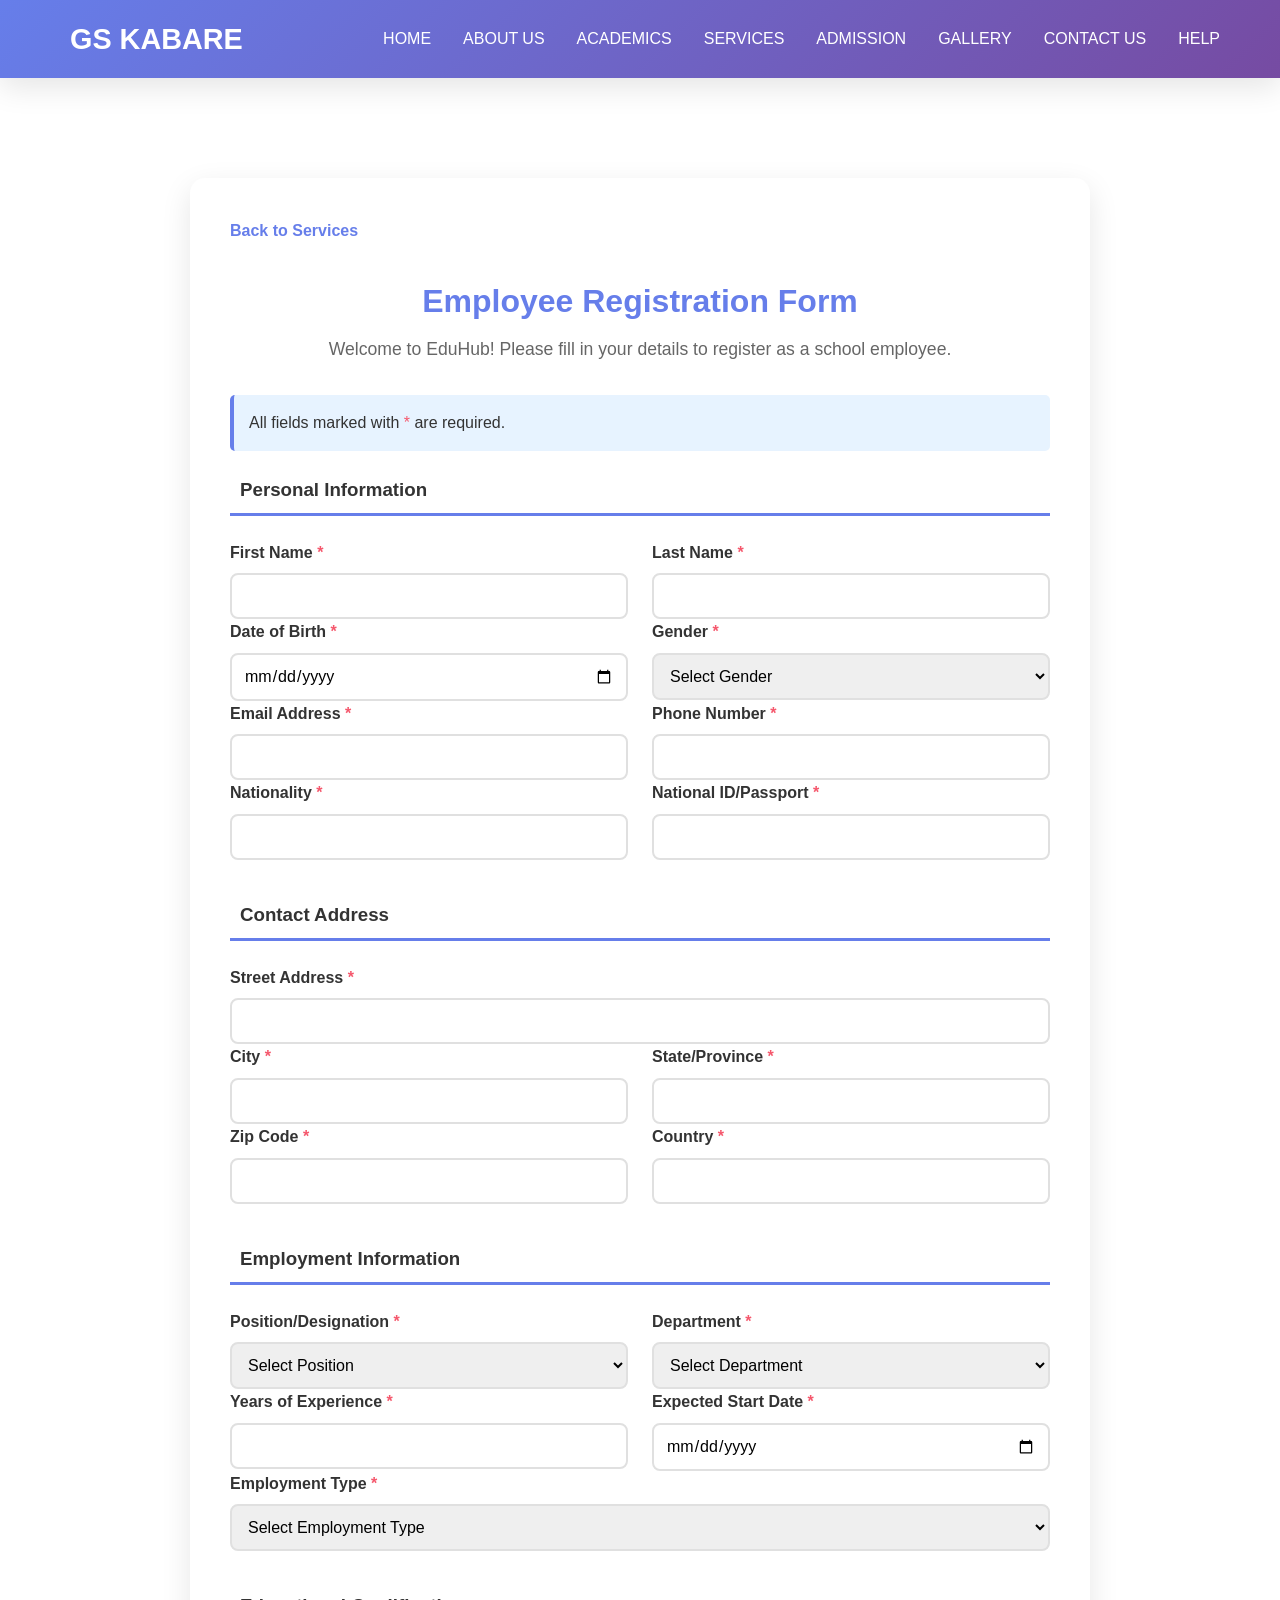
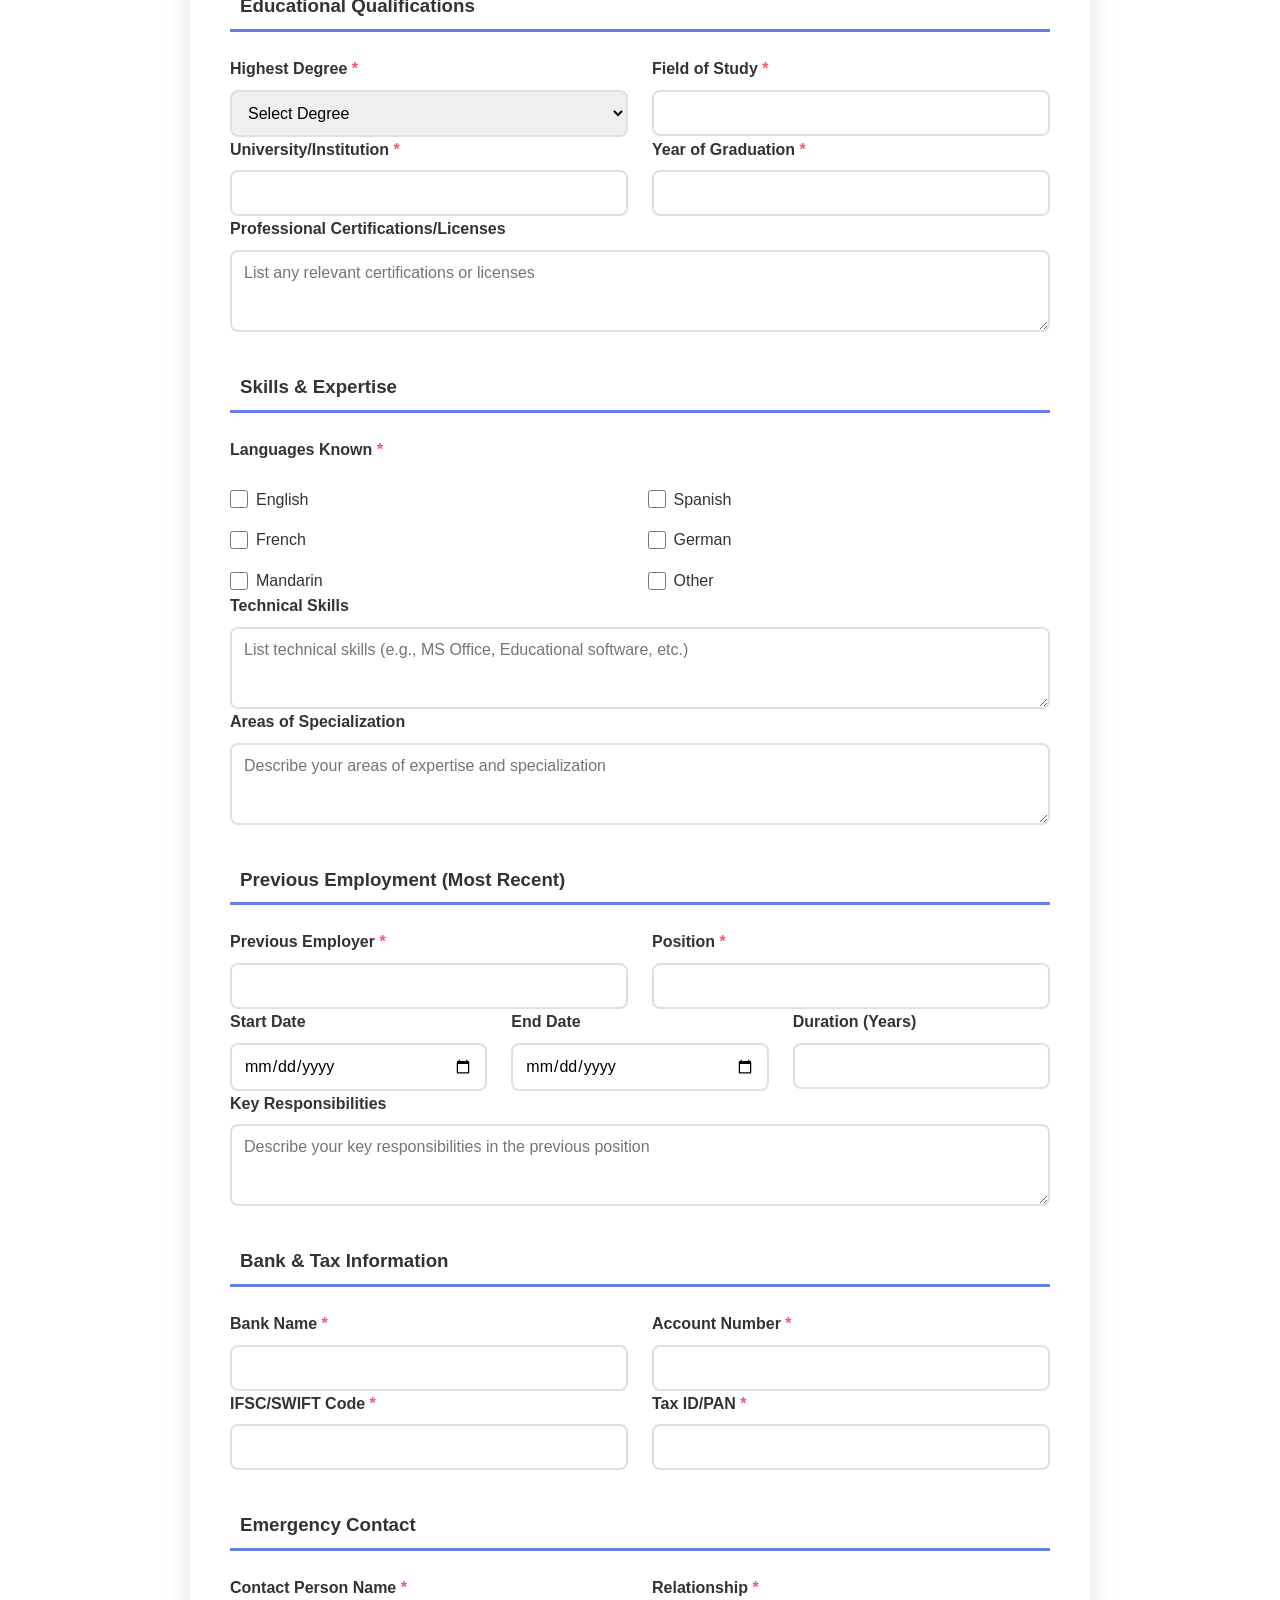
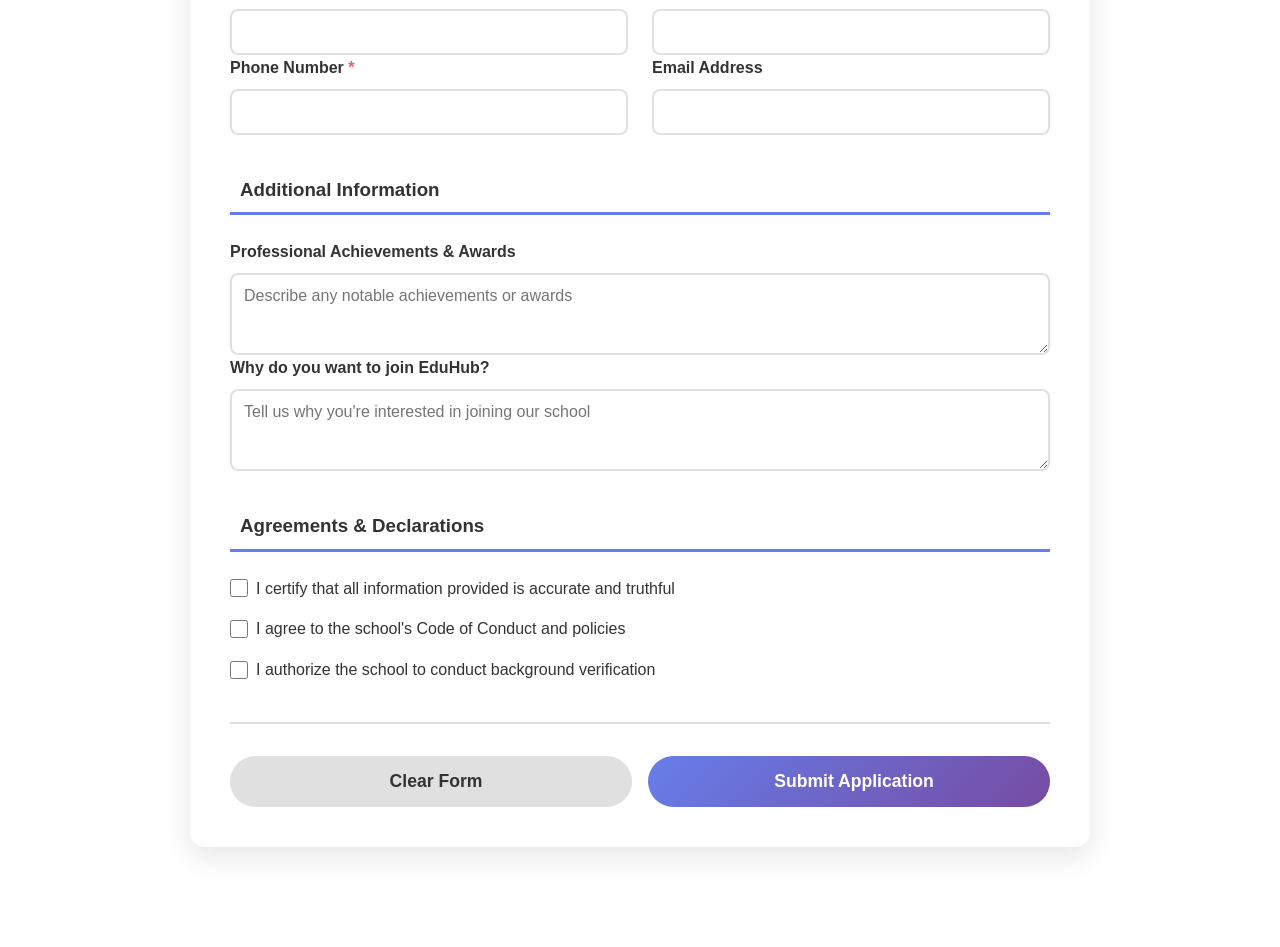
<file: internaship/worke.html>
<!DOCTYPE html>
<html lang="en">
<head>
    <meta charset="UTF-8">
    <meta name="viewport" content="width=device-width, initial-scale=1.0">
    <title>Employee Registration - EduHub</title>
    <link rel="stylesheet" type="text/css" href="index.css">

    <style>
        .registration-container {
            max-width: 900px;
            margin: 100px auto;
            padding: 40px;
            background: var(--white);
            border-radius: 15px;
            box-shadow: var(--shadow);
        }

        .registration-container h1 {
            text-align: center;
            color: var(--primary-color);
            margin-bottom: 0.5rem;
        }

        .registration-subtitle {
            text-align: center;
            color: var(--text-light);
            margin-bottom: 2rem;
            font-size: 1.1rem;
        }

        .form-section {
            margin-bottom: 2.5rem;
        }

        .form-section h3 {
            color: var(--text-dark);
            margin-bottom: 1.5rem;
            padding-bottom: 0.5rem;
            border-bottom: 3px solid var(--primary-color);
            display: flex;
            align-items: center;
            gap: 10px;
        }

        .form-section h3 i {
            color: var(--primary-color);
        }

        .form-row {
            display: grid;
            grid-template-columns: 1fr 1fr;
            gap: 1.5rem;
        }

        .form-row.full {
            grid-template-columns: 1fr;
        }

        .form-row.three {
            grid-template-columns: 1fr 1fr 1fr;
        }

        .form-group {
            display: flex;
            flex-direction: column;
        }

        .form-group label {
            margin-bottom: 0.5rem;
            color: var(--text-dark);
            font-weight: 600;
        }

        .form-group input,
        .form-group select,
        .form-group textarea {
            padding: 12px;
            border: 2px solid #e0e0e0;
            border-radius: 8px;
            font-family: inherit;
            font-size: 1rem;
            transition: var(--transition);
        }

        .form-group input:focus,
        .form-group select:focus,
        .form-group textarea:focus {
            outline: none;
            border-color: var(--primary-color);
            box-shadow: 0 0 10px rgba(102, 126, 234, 0.2);
        }

        .required {
            color: var(--accent-color);
        }

        .form-actions {
            display: grid;
            grid-template-columns: 1fr 1fr;
            gap: 1rem;
            margin-top: 2.5rem;
            padding-top: 2rem;
            border-top: 2px solid #e0e0e0;
        }

        .btn-submit, .btn-reset {
            padding: 15px 30px;
            border: none;
            border-radius: 50px;
            font-size: 1.1rem;
            font-weight: 600;
            cursor: pointer;
            transition: var(--transition);
            display: flex;
            align-items: center;
            justify-content: center;
            gap: 10px;
        }

        .btn-submit {
            background: linear-gradient(135deg, var(--primary-color), var(--secondary-color));
            color: var(--white);
        }

        .btn-submit:hover {
            transform: translateY(-3px);
            box-shadow: var(--shadow);
        }

        .btn-reset {
            background: #e0e0e0;
            color: var(--text-dark);
        }

        .btn-reset:hover {
            background: #d0d0d0;
        }

        .back-button {
            display: inline-block;
            margin-bottom: 2rem;
            color: var(--primary-color);
            text-decoration: none;
            font-weight: 600;
            transition: var(--transition);
        }

        .back-button:hover {
            text-decoration: underline;
            transform: translateX(-5px);
        }

        .success-message {
            background: #d4edda;
            border: 2px solid #28a745;
            color: #155724;
            padding: 15px;
            border-radius: 8px;
            margin-bottom: 2rem;
            display: none;
        }

        .checkbox-group {
            display: grid;
            grid-template-columns: 1fr 1fr;
            gap: 15px;
            margin-top: 1rem;
        }

        .checkbox-item {
            display: flex;
            align-items: center;
            gap: 8px;
        }

        .checkbox-item input[type="checkbox"] {
            width: 18px;
            height: 18px;
            cursor: pointer;
        }

        .checkbox-item label {
            margin: 0;
            cursor: pointer;
            font-weight: 500;
        }

        .info-box {
            background: #e7f3ff;
            border-left: 4px solid var(--primary-color);
            padding: 15px;
            margin-bottom: 1.5rem;
            border-radius: 5px;
        }

        @media (max-width: 768px) {
            .registration-container {
                margin: 80px 20px;
                padding: 20px;
            }

            .form-row,
            .form-row.three {
                grid-template-columns: 1fr;
            }

            .form-actions {
                grid-template-columns: 1fr;
            }

            .checkbox-group {
                grid-template-columns: 1fr;
            }
        }
    </style>
</head>
<body>
    
    <nav class="navbar">
        <div class="navbar-container">
            <div class="logo">
                <i class="fas fa-graduation-cap"></i>
                <span>GS KABARE</span>
            </div>
            <ul class="nav-menu">
                <li><a href="index.html" class="nav-link">HOME</a></li>
                <li><a href="About us.html" class="nav-link">ABOUT US</a></li>
                <li><a href="academics.html" class="nav-link">ACADEMICS</a></li>
                <li><a href="Services.html" class="nav-link">SERVICES</a></li>
                <li><a href="" class="nav-link">ADMISSION</a></li>
                <li><a href="" class="nav-link">GALLERY</a></li>
                <li><a href="" class="nav-link">CONTACT US</a></li>
                <li><a href="" class="nav-link">HELP</a></li>
            </ul>
        </div>
    </nav>

    <div class="registration-container">
        <a href="Services.html" class="back-button">
            <i class="fas fa-arrow-left"></i> Back to Services
        </a>

        <h1>
            <i class="fas fa-id-badge"></i> Employee Registration Form
        </h1>
        <p class="registration-subtitle">Welcome to EduHub! Please fill in your details to register as a school employee.</p>

        <div class="info-box">
            <i class="fas fa-info-circle"></i> All fields marked with <span class="required">*</span> are required.
        </div>

        <form id="employeeForm">
            <!-- Personal Information Section -->
            <div class="form-section">
                <h3><i class="fas fa-user"></i> Personal Information</h3>
                <div class="form-row">
                    <div class="form-group">
                        <label for="firstName">First Name <span class="required">*</span></label>
                        <input type="text" id="firstName" name="firstName" required>
                    </div>
                    <div class="form-group">
                        <label for="lastName">Last Name <span class="required">*</span></label>
                        <input type="text" id="lastName" name="lastName" required>
                    </div>
                </div>
                <div class="form-row">
                    <div class="form-group">
                        <label for="dob">Date of Birth <span class="required">*</span></label>
                        <input type="date" id="dob" name="dob" required>
                    </div>
                    <div class="form-group">
                        <label for="gender">Gender <span class="required">*</span></label>
                        <select id="gender" name="gender" required>
                            <option value="">Select Gender</option>
                            <option value="male">Male</option>
                            <option value="female">Female</option>
                            <option value="other">Other</option>
                        </select>
                    </div>
                </div>
                <div class="form-row">
                    <div class="form-group">
                        <label for="email">Email Address <span class="required">*</span></label>
                        <input type="email" id="email" name="email" required>
                    </div>
                    <div class="form-group">
                        <label for="phone">Phone Number <span class="required">*</span></label>
                        <input type="tel" id="phone" name="phone" required>
                    </div>
                </div>
                <div class="form-row">
                    <div class="form-group">
                        <label for="nationality">Nationality <span class="required">*</span></label>
                        <input type="text" id="nationality" name="nationality" required>
                    </div>
                    <div class="form-group">
                        <label for="nid">National ID/Passport <span class="required">*</span></label>
                        <input type="text" id="nid" name="nid" required>
                    </div>
                </div>
            </div>
            <div class="form-section">
                <h3><i class="fas fa-map-marker-alt"></i> Contact Address</h3>
                <div class="form-row full">
                    <div class="form-group">
                        <label for="address">Street Address <span class="required">*</span></label>
                        <input type="text" id="address" name="address" required>
                    </div>
                </div>
                <div class="form-row">
                    <div class="form-group">
                        <label for="city">City <span class="required">*</span></label>
                        <input type="text" id="city" name="city" required>
                    </div>
                    <div class="form-group">
                        <label for="state">State/Province <span class="required">*</span></label>
                        <input type="text" id="state" name="state" required>
                    </div>
                </div>
                <div class="form-row">
                    <div class="form-group">
                        <label for="zipcode">Zip Code <span class="required">*</span></label>
                        <input type="text" id="zipcode" name="zipcode" required>
                    </div>
                    <div class="form-group">
                        <label for="country">Country <span class="required">*</span></label>
                        <input type="text" id="country" name="country" required>
                    </div>
                </div>
            </div>
            <div class="form-section">
                <h3><i class="fas fa-briefcase"></i> Employment Information</h3>
                <div class="form-row">
                    <div class="form-group">
                        <label for="position">Position/Designation <span class="required">*</span></label>
                        <select id="position" name="position" required>
                            <option value="">Select Position</option>
                            <option value="teacher">Teacher</option>
                            <option value="principal">Principal</option>
                            <option value="vice-principal">Vice Principal</option>
                            <option value="counselor">School Counselor</option>
                            <option value="admin-staff">Administrative Staff</option>
                            <option value="support-staff">Support Staff</option>
                            <option value="librarian">Librarian</option>
                            <option value="it-staff">IT Staff</option>
                            <option value="nurse">School Nurse</option>
                            <option value="sports-coach">Sports Coach</option>
                        </select>
                    </div>
                    <div class="form-group">
                        <label for="department">Department <span class="required">*</span></label>
                        <select id="department" name="department" required>
                            <option value="">Select Department</option>
                            <option value="academics">Academics</option>
                            <option value="administration">Administration</option>
                            <option value="sports">Sports</option>
                            <option value="arts">Arts</option>
                            <option value="science">Science</option>
                            <option value="technology">Technology</option>
                            <option value="support">Support Services</option>
                        </select>
                    </div>
                </div>
                <div class="form-row">
                    <div class="form-group">
                        <label for="experience">Years of Experience <span class="required">*</span></label>
                        <input type="number" id="experience" name="experience" min="0" max="60" required>
                    </div>
                    <div class="form-group">
                        <label for="startDate">Expected Start Date <span class="required">*</span></label>
                        <input type="date" id="startDate" name="startDate" required>
                    </div>
                </div>
                <div class="form-row full">
                    <div class="form-group">
                        <label for="employmentType">Employment Type <span class="required">*</span></label>
                        <select id="employmentType" name="employmentType" required>
                            <option value="">Select Employment Type</option>
                            <option value="full-time">Full Time</option>
                            <option value="part-time">Part Time</option>
                            <option value="contract">Contract</option>
                            <option value="temporary">Temporary</option>
                        </select>
                    </div>
                </div>
            </div>
            <div class="form-section">
                <h3><i class="fas fa-graduation-cap"></i> Educational Qualifications</h3>
                <div class="form-row">
                    <div class="form-group">
                        <label for="highestDegree">Highest Degree <span class="required">*</span></label>
                        <select id="highestDegree" name="highestDegree" required>
                            <option value="">Select Degree</option>
                            <option value="diploma">Diploma</option>
                            <option value="bachelor">Bachelor's Degree</option>
                            <option value="master">Master's Degree</option>
                            <option value="phd">Ph.D.</option>
                        </select>
                    </div>
                    <div class="form-group">
                        <label for="fieldOfStudy">Field of Study <span class="required">*</span></label>
                        <input type="text" id="fieldOfStudy" name="fieldOfStudy" required>
                    </div>
                </div>
                <div class="form-row">
                    <div class="form-group">
                        <label for="university">University/Institution <span class="required">*</span></label>
                        <input type="text" id="university" name="university" required>
                    </div>
                    <div class="form-group">
                        <label for="graduationYear">Year of Graduation <span class="required">*</span></label>
                        <input type="number" id="graduationYear" name="graduationYear" min="1990" max="2026" required>
                    </div>
                </div>
                <div class="form-row full">
                    <div class="form-group">
                        <label for="certifications">Professional Certifications/Licenses</label>
                        <textarea id="certifications" name="certifications" rows="3" placeholder="List any relevant certifications or licenses"></textarea>
                    </div>
                </div>
            </div>
            <div class="form-section">
                <h3><i class="fas fa-star"></i> Skills & Expertise</h3>
                <div class="form-row full">
                    <div class="form-group">
                        <label>Languages Known <span class="required">*</span></label>
                        <div class="checkbox-group">
                            <div class="checkbox-item">
                                <input type="checkbox" id="lang1" name="languages" value="english">
                                <label for="lang1">English</label>
                            </div>
                            <div class="checkbox-item">
                                <input type="checkbox" id="lang2" name="languages" value="spanish">
                                <label for="lang2">Spanish</label>
                            </div>
                            <div class="checkbox-item">
                                <input type="checkbox" id="lang3" name="languages" value="french">
                                <label for="lang3">French</label>
                            </div>
                            <div class="checkbox-item">
                                <input type="checkbox" id="lang4" name="languages" value="german">
                                <label for="lang4">German</label>
                            </div>
                            <div class="checkbox-item">
                                <input type="checkbox" id="lang5" name="languages" value="mandarin">
                                <label for="lang5">Mandarin</label>
                            </div>
                            <div class="checkbox-item">
                                <input type="checkbox" id="lang6" name="languages" value="other">
                                <label for="lang6">Other</label>
                            </div>
                        </div>
                    </div>
                </div>
                <div class="form-row full">
                    <div class="form-group">
                        <label for="technicalSkills">Technical Skills</label>
                        <textarea id="technicalSkills" name="technicalSkills" rows="3" placeholder="List technical skills (e.g., MS Office, Educational software, etc.)"></textarea>
                    </div>
                </div>
                <div class="form-row full">
                    <div class="form-group">
                        <label for="specialization">Areas of Specialization</label>
                        <textarea id="specialization" name="specialization" rows="3" placeholder="Describe your areas of expertise and specialization"></textarea>
                    </div>
                </div>
            </div>
            <div class="form-section">
                <h3><i class="fas fa-history"></i> Previous Employment (Most Recent)</h3>
                <div class="form-row">
                    <div class="form-group">
                        <label for="prevEmployer">Previous Employer <span class="required">*</span></label>
                        <input type="text" id="prevEmployer" name="prevEmployer" required>
                    </div>
                    <div class="form-group">
                        <label for="prevPosition">Position <span class="required">*</span></label>
                        <input type="text" id="prevPosition" name="prevPosition" required>
                    </div>
                </div>
                <div class="form-row three">
                    <div class="form-group">
                        <label for="prevStartDate">Start Date</label>
                        <input type="date" id="prevStartDate" name="prevStartDate">
                    </div>
                    <div class="form-group">
                        <label for="prevEndDate">End Date</label>
                        <input type="date" id="prevEndDate" name="prevEndDate">
                    </div>
                    <div class="form-group">
                        <label for="prevDuration">Duration (Years)</label>
                        <input type="number" id="prevDuration" name="prevDuration" min="0" max="60">
                    </div>
                </div>
                <div class="form-row full">
                    <div class="form-group">
                        <label for="responsibilities">Key Responsibilities</label>
                        <textarea id="responsibilities" name="responsibilities" rows="3" placeholder="Describe your key responsibilities in the previous position"></textarea>
                    </div>
                </div>
            </div>
            <div class="form-section">
                <h3><i class="fas fa-university"></i> Bank & Tax Information</h3>
                <div class="form-row">
                    <div class="form-group">
                        <label for="bankName">Bank Name <span class="required">*</span></label>
                        <input type="text" id="bankName" name="bankName" required>
                    </div>
                    <div class="form-group">
                        <label for="accountNumber">Account Number <span class="required">*</span></label>
                        <input type="text" id="accountNumber" name="accountNumber" required>
                    </div>
                </div>
                <div class="form-row">
                    <div class="form-group">
                        <label for="ifscCode">IFSC/SWIFT Code <span class="required">*</span></label>
                        <input type="text" id="ifscCode" name="ifscCode" required>
                    </div>
                    <div class="form-group">
                        <label for="taxId">Tax ID/PAN <span class="required">*</span></label>
                        <input type="text" id="taxId" name="taxId" required>
                    </div>
                </div>
            </div>

            <!-- Emergency Contact Section -->
            <div class="form-section">
                <h3><i class="fas fa-phone"></i> Emergency Contact</h3>
                <div class="form-row">
                    <div class="form-group">
                        <label for="emergencyName">Contact Person Name <span class="required">*</span></label>
                        <input type="text" id="emergencyName" name="emergencyName" required>
                    </div>
                    <div class="form-group">
                        <label for="emergencyRelation">Relationship <span class="required">*</span></label>
                        <input type="text" id="emergencyRelation" name="emergencyRelation" required>
                    </div>
                </div>
                <div class="form-row">
                    <div class="form-group">
                        <label for="emergencyPhone">Phone Number <span class="required">*</span></label>
                        <input type="tel" id="emergencyPhone" name="emergencyPhone" required>
                    </div>
                    <div class="form-group">
                        <label for="emergencyEmail">Email Address</label>
                        <input type="email" id="emergencyEmail" name="emergencyEmail">
                    </div>
                </div>
            </div>
            <div class="form-section">
                <h3><i class="fas fa-comment"></i> Additional Information</h3>
                <div class="form-row full">
                    <div class="form-group">
                        <label for="achievements">Professional Achievements & Awards</label>
                        <textarea id="achievements" name="achievements" rows="3" placeholder="Describe any notable achievements or awards"></textarea>
                    </div>
                </div>
                <div class="form-row full">
                    <div class="form-group">
                        <label for="motivation">Why do you want to join EduHub?</label>
                        <textarea id="motivation" name="motivation" rows="3" placeholder="Tell us why you're interested in joining our school" required></textarea>
                    </div>
                </div>
            </div>
            <div class="form-section">
                <h3><i class="fas fa-check-square"></i> Agreements & Declarations</h3>
                <div class="checkbox-group">
                    <div class="checkbox-item" style="grid-column: 1/-1;">
                        <input type="checkbox" id="agree1" name="agreements" required>
                        <label for="agree1">I certify that all information provided is accurate and truthful</label>
                    </div>
                    <div class="checkbox-item" style="grid-column: 1/-1;">
                        <input type="checkbox" id="agree2" name="agreements" required>
                        <label for="agree2">I agree to the school's Code of Conduct and policies</label>
                    </div>
                    <div class="checkbox-item" style="grid-column: 1/-1;">
                        <input type="checkbox" id="agree3" name="agreements" required>
                        <label for="agree3">I authorize the school to conduct background verification</label>
                    </div>
                </div>
            </div>
            <div class="form-actions">
                <button type="reset" class="btn-reset">
                    <i class="fas fa-redo"></i> Clear Form
                </button>
                <button type="submit" class="btn-submit">
                    <i class="fas fa-check"></i> Submit Application
                </button>
            </div>
        </form>
    </div>

    <script src="index.js">
        
    </script>
</body>
</html>
</file>
<file: internaship/index.css>
* {
    margin: 0;
    padding: 0;
    box-sizing: border-box;
}


:root {
    --primary-color: #667eea;
    --secondary-color: #764ba2;
    --accent-color: #f5576c;
    --text-dark: #333;
    --text-light: #666;
    --bg-light: #f8f9ff;
    --white: #fff;
    --shadow: 0 10px 30px rgba(0, 0, 0, 0.1);
    --transition: all 0.3s ease;
}

html {
    scroll-behavior: smooth;
}

body {
    font-family: 'Segoe UI', Tahoma, Geneva, Verdana, sans-serif;
    color: var(--text-dark);
    background-color: var(--white);
    line-height: 1.6;
}

.container {
    max-width: 1200px;
    margin: 0 auto;
    padding: 0 20px;
}


.navbar {
    background: linear-gradient(135deg, var(--primary-color), var(--secondary-color));
    padding: 1rem 0;
    position: sticky;
    top: 0;
    z-index: 1000;
    box-shadow: var(--shadow);
}

.navbar-container {
    display: flex;
    justify-content: space-between;
    align-items: center;
    max-width: 1200px;
    margin: 0 auto;
    padding: 0 20px;
}

.logo {
    display: flex;
    align-items: center;
    font-size: 1.8rem;
    font-weight: bold;
    color: var(--white);
    gap: 10px;
}

.nav-menu {
    display: flex;
    list-style: none;
    gap: 2rem;
    align-items: center;
}

.nav-link {
    color: var(--white);
    text-decoration: none;
    font-weight: 500;
    transition: var(--transition);
    position: relative;
}

.nav-link:hover {
    color: #ffd700;
}

.nav-link::after {
    content: '';
    position: absolute;
    bottom: -5px;
    left: 0;
    width: 0;
    height: 2px;
    background: #ffd700;
    transition: width 0.3s ease;
}

.nav-link:hover::after {
    width: 100%;
}

/* Dropdown Menu */
.dropdown {
    position: relative;
}

.dropdown-content {
    display: none;
    position: absolute;
    background-color: var(--white);
    min-width: 250px;
    box-shadow: var(--shadow);
    border-radius: 8px;
    top: 100%;
    left: 0;
    flex-direction: column;
    padding: 10px 0;
    margin-top: 10px;
}

.dropdown-content a {
    color: var(--text-dark);
    padding: 12px 20px;
    text-decoration: none;
    display: block;
    transition: var(--transition);
}

.dropdown-content a:hover {
    background-color: var(--bg-light);
    color: var(--primary-color);
    padding-left: 30px;
}

.dropdown:hover .dropdown-content {
    display: flex;
}



.hero {
    display: flex;
    align-items: center;
    justify-content: space-between;
    min-height: 600px;
    padding: 80px 20px;
    background-image: url(back.png);
    background-size: cover;
    color: var(--white);
    overflow: hidden;
}

.hero-content {
    flex: 1;
    z-index: 2;
}

.hero-content h1 {
    font-size: 3.5rem;
    margin-bottom: 1rem;
    animation: slideInLeft 1s ease;
    color: black;
}



.hero-image {
    flex: 1;
    font-size: 15rem;
    text-align: center;
    opacity: 0.1;
    animation: float 3s ease-in-out infinite;
}


/* Sections */
section {
    padding: 80px 20px;
}

section h2 {
    font-size: 2.5rem;
    margin-bottom: 3rem;
    text-align: center;
    color: var(--text-dark);
    position: relative;
    padding-bottom: 1rem;
}

section h2::after {
    content: '';
    position: absolute;
    bottom: 0;
    left: 50%;
    transform: translateX(-50%);
    width: 100px;
    height: 4px;
    background: linear-gradient(135deg, var(--primary-color), var(--secondary-color));
    border-radius: 2px;
}

/* About Section */
.about {
    background-color: var(--bg-light);
}

.about-content {
    display: grid;
    grid-template-columns: 1fr 1fr;
    gap: 3rem;
    align-items: center;
}

.about-text p {
    margin-bottom: 1.5rem;
    color: var(--text-light);
    font-size: 1.1rem;
}

.features-list {
    list-style: none;
    margin-top: 2rem;
}

.features-list li {
    padding: 10px 0;
    display: flex;
    align-items: center;
    gap: 10px;
    font-size: 1.1rem;
}

.features-list i {
    color: var(--primary-color);
    font-size: 1.5rem;
}

.about-image {
    font-size: 12rem;
    text-align: center;
    color: var(--primary-color);
    opacity: 0.3;
}

/* Academics Section */
.academics-grid {
    display: grid;
    grid-template-columns: repeat(auto-fit, minmax(280px, 1fr));
    gap: 2rem;
}

.academic-card {
    background: var(--white);
    padding: 2rem;
    border-radius: 10px;
    text-align: center;
    box-shadow: var(--shadow);
    transition: var(--transition);
    border-top: 4px solid var(--primary-color);
}

.academic-card:hover {
    transform: translateY(-10px);
    box-shadow: 0 20px 40px rgba(0, 0, 0, 0.15);
}

.academic-card i {
    font-size: 3rem;
    color: var(--primary-color);
    margin-bottom: 1rem;
}

.academic-card h3 {
    margin-bottom: 0.5rem;
    color: var(--text-dark);
}

.academic-card p {
    color: var(--text-light);
}

/* Services Section */
.services {
    background: linear-gradient(135deg, var(--bg-light), #f0f4ff);
}

.services-grid {
    display: grid;
    grid-template-columns: repeat(auto-fit, minmax(300px, 1fr));
    gap: 2rem;
}

.service-card {
    background: var(--white);
    padding: 2.5rem;
    border-radius: 15px;
    box-shadow: var(--shadow);
    transition: var(--transition);
    text-align: center;
}

.service-card:hover {
    transform: translateY(-15px);
    box-shadow: 0 25px 50px rgba(102, 126, 234, 0.2);
}

.service-icon {
    font-size: 3.5rem;
    color: var(--primary-color);
    margin-bottom: 1.5rem;
}

.service-card h3 {
    margin-bottom: 1rem;
    color: var(--text-dark);
}

.service-card p {
    color: var(--text-light);
    margin-bottom: 1.5rem;
    line-height: 1.8;
}

/* Admission Section */
.admission {
    background-color: var(--bg-light);
}

.admission-content {
    display: grid;
    grid-template-columns: 1fr 1fr;
    gap: 3rem;
}

.process-list {
    list-style: none;
}

.process-list li {
    margin-bottom: 2rem;
    padding-left: 40px;
    position: relative;
}

.process-list li strong {
    color: var(--text-dark);
    display: block;
    margin-bottom: 0.5rem;
}

.process-list li p {
    color: var(--text-light);
}

.process-list li::before {
    content: attr(data-count);
    position: absolute;
    left: 0;
    top: 0;
    background: linear-gradient(135deg, var(--primary-color), var(--secondary-color));
    color: var(--white);
    width: 30px;
    height: 30px;
    border-radius: 50%;
    display: flex;
    align-items: center;
    justify-content: center;
    font-weight: bold;
}

.process-list li:nth-child(1)::before { content: '1'; }
.process-list li:nth-child(2)::before { content: '2'; }
.process-list li:nth-child(3)::before { content: '3'; }
.process-list li:nth-child(4)::before { content: '4'; }
.process-list li:nth-child(5)::before { content: '5'; }

.admission-form-box {
    background: var(--white);
    padding: 2.5rem;
    border-radius: 15px;
    box-shadow: var(--shadow);
    display: flex;
    flex-direction: column;
    justify-content: center;
    text-align: center;
}

.admission-form-box h3 {
    margin-bottom: 1rem;
    color: var(--text-dark);
}

.admission-form-box p {
    color: var(--text-light);
    margin-bottom: 2rem;
}

/* Gallery Section */
.gallery {
    background: var(--white);
}

.gallery-grid {
    display: grid;
    grid-template-columns: repeat(auto-fit, minmax(250px, 1fr));
    gap: 2rem;
}

.gallery-item {
    text-align: center;
    transition: var(--transition);
}

.gallery-image {
    width: 100%;
    height: 250px;
    border-radius: 10px;
    display: flex;
    align-items: center;
    justify-content: center;
    font-size: 4rem;
    color: var(--white);
    opacity: 0.8;
    transition: var(--transition);
    cursor: pointer;
}

.gallery-item:hover .gallery-image {
    opacity: 1;
    transform: scale(1.05);
    box-shadow: var(--shadow);
}

.gallery-item p {
    margin-top: 1rem;
    color: var(--text-dark);
    font-weight: 600;
}

/* Contact Section */
.contact {
    background-color: var(--bg-light);
}

.contact-content {
    display: grid;
    grid-template-columns: 1fr 1fr;
    gap: 3rem;
}

.contact-info {
    display: flex;
    flex-direction: column;
    gap: 2rem;
}

.contact-item {
    display: flex;
    gap: 1.5rem;
    padding: 1.5rem;
    background: var(--white);
    border-radius: 10px;
    box-shadow: 0 5px 15px rgba(0, 0, 0, 0.05);
}

.contact-item i {
    font-size: 2rem;
    color: var(--primary-color);
    min-width: 50px;
    text-align: center;
}

.contact-item h3 {
    margin-bottom: 0.5rem;
    color: var(--text-dark);
}

.contact-item p {
    color: var(--text-light);
}

.contact-form {
    display: flex;
    flex-direction: column;
    gap: 1.5rem;
    background: var(--white);
    padding: 2rem;
    border-radius: 15px;
    box-shadow: var(--shadow);
}

.form-group input,
.form-group textarea {
    width: 100%;
    padding: 12px 15px;
    border: 2px solid #e0e0e0;
    border-radius: 8px;
    font-family: inherit;
    font-size: 1rem;
    transition: var(--transition);
}

.form-group input:focus,
.form-group textarea:focus {
    outline: none;
    border-color: var(--primary-color);
    box-shadow: 0 0 10px rgba(102, 126, 234, 0.2);
}

/* Help Section */
.help {
    background: var(--white);
}

.faq-container {
    max-width: 800px;
    margin: 0 auto;
}

.faq-item {
    margin-bottom: 1.5rem;
    border: 2px solid #e0e0e0;
    border-radius: 10px;
    overflow: hidden;
    transition: var(--transition);
}

.faq-question {
    padding: 1.5rem;
    background: var(--bg-light);
    cursor: pointer;
    display: flex;
    justify-content: space-between;
    align-items: center;
    transition: var(--transition);
}

.faq-question:hover {
    background: linear-gradient(135deg, var(--primary-color), var(--secondary-color));
    color: var(--white);
}

.faq-question h3 {
    margin: 0;
    font-size: 1.1rem;
}

.faq-question i {
    transition: var(--transition);
}

.faq-answer {
    padding: 0 1.5rem;
    max-height: 0;
    overflow: hidden;
    transition: var(--transition);
}

.faq-answer p {
    padding: 1.5rem 0;
    color: var(--text-light);
}

.faq-item.active .faq-answer {
    max-height: 500px;
}

.faq-item.active .faq-question i {
    transform: rotate(180deg);
}

/* Footer */
.footer {
    background: linear-gradient(135deg, #2c3e50, #3d5a80);
    color: var(--white);
    padding: 3rem 20px 1rem;
}

.footer-content {
    display: grid;
    grid-template-columns: repeat(auto-fit, minmax(250px, 1fr));
    gap: 2rem;
    margin-bottom: 2rem;
}

.footer-section h3 {
    margin-bottom: 1rem;
}

.footer-section ul {
    list-style: none;
}

.footer-section ul li {
    margin-bottom: 0.5rem;
}

.footer-section a {
    color: rgba(255, 255, 255, 0.8);
    text-decoration: none;
    transition: var(--transition);
}

.footer-section a:hover {
    color: var(--white);
    padding-left: 5px;
}

.social-links {
    display: flex;
    gap: 1rem;
}

.social-links a {
    width: 40px;
    height: 40px;
    display: flex;
    align-items: center;
    justify-content: center;
    background: rgba(255, 255, 255, 0.1);
    border-radius: 50%;
    transition: var(--transition);
}

.social-links a:hover {
    background: var(--primary-color);
}

.footer-bottom {
    text-align: center;
    padding-top: 2rem;
    border-top: 1px solid rgba(255, 255, 255, 0.1);
    color: rgba(255, 255, 255, 0.8);
}

/* Animations */
@keyframes slideInLeft {
    from {
        opacity: 0;
        transform: translateX(-30px);
    }
    to {
        opacity: 1;
        transform: translateX(0);
    }
}

@keyframes float {
    0%, 100% {
        transform: translateY(0px);
    }
    50% {
        transform: translateY(-20px);
    }
}

/* Responsive */
@media (max-width: 768px) {
    .hamburger {
        display: flex;
    }

    .nav-menu {
        position: fixed;
        left: -100%;
        top: 70px;
        flex-direction: column;
        background: linear-gradient(135deg, var(--primary-color), var(--secondary-color));
        width: 100%;
        text-align: center;
        transition: 0.3s;
        padding: 2rem 0;
        gap: 0;
    }

    .nav-menu.active {
        left: 0;
    }

    .hero {
        flex-direction: column;
        text-align: center;
        min-height: 400px;
        padding: 40px 20px;
    }

    .hero-content h1 {
        font-size: 2rem;
    }

    .hero-content p {
        font-size: 1.1rem;
    }

    .hero-image {
        font-size: 8rem;
    }

    .about-content,
    .contact-content,
    .admission-content {
        grid-template-columns: 1fr;
    }

    .academics-grid,
    .services-grid,
    .gallery-grid {
        grid-template-columns: 1fr;
    }

    section h2 {
        font-size: 2rem;
    }

    .dropdown-content {
        position: static;
        display: none;
        box-shadow: none;
        background: rgba(0, 0, 0, 0.1);
    }

    .dropdown:hover .dropdown-content {
        display: none;
    }
}
</file>
<file: internaship/About us.css>
* {
    margin: 0;
    padding: 0;
    box-sizing: border-box;
}

:root {
    --primary-color: #667eea;
    --secondary-color: #764ba2;
    --accent-color: #f5576c;
    --text-dark: #333;
    --text-light: #666;
    --bg-light: #f8f9ff;
    --white: #fff;
    --shadow: 0 10px 30px rgba(0, 0, 0, 0.1);
    --transition: all 0.3s ease;
}

html {
    scroll-behavior: smooth;
}

body {
    font-family: 'Segoe UI', Tahoma, Geneva, Verdana, sans-serif;
    color: var(--text-dark);
    background-color: var(--white);
    line-height: 1.6;
}

.container {
    max-width: 1200px;
    margin: 0 auto;
    padding: 0 20px;
}


.navbar {
    background: linear-gradient(135deg, var(--primary-color), var(--secondary-color));
    padding: 1rem 0;
    position: sticky;
    top: 0;
    z-index: 1000;
    box-shadow: var(--shadow);
}

.navbar-container {
    display: flex;
    justify-content: space-between;
    align-items: center;
    max-width: 1200px;
    margin: 0 auto;
    padding: 0 20px;
}

.logo {
    display: flex;
    align-items: center;
    font-size: 1.8rem;
    font-weight: bold;
    color: var(--white);
    gap: 10px;
}

.nav-menu {
    display: flex;
    list-style: none;
    gap: 2rem;
    align-items: center;
}

.nav-link {
    color: var(--white);
    text-decoration: none;
    font-weight: 500;
    transition: var(--transition);
    position: relative;
}

.nav-link:hover {
    color: #ffd700;
}

.nav-link::after {
    content: '';
    position: absolute;
    bottom: -5px;
    left: 0;
    width: 0;
    height: 2px;
    background: #ffd700;
    transition: width 0.3s ease;
}

.nav-link:hover::after {
    width: 100%;
}







section {
    padding: 80px 20px;
}

section h2 {
    font-size: 2.5rem;
    margin-bottom: 3rem;
    text-align: center;
    color: var(--text-dark);
    position: relative;
    padding-bottom: 1rem;
}

section h2::after {
    content: '';
    position: absolute;
    bottom: 0;
    left: 50%;
    transform: translateX(-50%);
    width: 100px;
    height: 4px;
    background: linear-gradient(135deg, var(--primary-color), var(--secondary-color));
    border-radius: 2px;
}

/* About Section */
.about {
    background-color: var(--bg-light);
}

.about-content {
    display: grid;
    grid-template-columns: 1fr 1fr;
    gap: 3rem;
    align-items: center;
}

.about-text p {
    margin-bottom: 1.5rem;
    color: var(--text-light);
    font-size: 1.1rem;
}

.features-list {
    list-style: none;
    margin-top: 2rem;
}

.features-list li {
    padding: 10px 0;
    display: flex;
    align-items: center;
    gap: 10px;
    font-size: 1.1rem;
}

.features-list i {
    color: var(--primary-color);
    font-size: 1.5rem;
}

.about-image {
    font-size: 12rem;
    text-align: center;
    color: var(--primary-color);
    opacity: 0.3;
}




.footer {
    background: linear-gradient(135deg, #2c3e50, #3d5a80);
    color: var(--white);
    padding: 3rem 20px 1rem;
}

.footer-content {
    display: grid;
    grid-template-columns: repeat(auto-fit, minmax(250px, 1fr));
    gap: 2rem;
    margin-bottom: 2rem;
}

.footer-section h3 {
    margin-bottom: 1rem;
}

.footer-section ul {
    list-style: none;
}

.footer-section ul li {
    margin-bottom: 0.5rem;
}

.footer-section a {
    color: rgba(255, 255, 255, 0.8);
    text-decoration: none;
    transition: var(--transition);
}

.footer-section a:hover {
    color: var(--white);
    padding-left: 5px;
}

.social-links {
    display: flex;
    gap: 1rem;
}

.social-links a {
    width: 40px;
    height: 40px;
    display: flex;
    align-items: center;
    justify-content: center;
    background: rgba(255, 255, 255, 0.1);
    border-radius: 50%;
    transition: var(--transition);
}

.social-links a:hover {
    background: var(--primary-color);
}

.footer-bottom {
    text-align: center;
    padding-top: 2rem;
    border-top: 1px solid rgba(255, 255, 255, 0.1);
    color: rgba(255, 255, 255, 0.8);
}


@keyframes slideInLeft {
    from {
        opacity: 0;
        transform: translateX(-30px);
    }
    to {
        opacity: 1;
        transform: translateX(0);
    }
}

@keyframes float {
    0%, 100% {
        transform: translateY(0px);
    }
    50% {
        transform: translateY(-20px);
    }
}


@media (max-width: 768px) {
    .hamburger {
        display: flex;
    }

    .nav-menu {
        position: fixed;
        left: -100%;
        top: 70px;
        flex-direction: column;
        background: linear-gradient(135deg, var(--primary-color), var(--secondary-color));
        width: 100%;
        text-align: center;
        transition: 0.3s;
        padding: 2rem 0;
        gap: 0;
    }

    .nav-menu.active {
        left: 0;
    }

    .hero {
        flex-direction: column;
        text-align: center;
        min-height: 400px;
        padding: 40px 20px;
    }

    .hero-content h1 {
        font-size: 2rem;
    }

    .hero-content p {
        font-size: 1.1rem;
    }

    .hero-image {
        font-size: 8rem;
    }

    .about-content,
    .contact-content,
    .admission-content {
        grid-template-columns: 1fr;
    }

    .academics-grid,
    .services-grid,
    .gallery-grid {
        grid-template-columns: 1fr;
    }

    section h2 {
        font-size: 2rem;
    }

    .dropdown-content {
        position: static;
        display: none;
        box-shadow: none;
        background: rgba(0, 0, 0, 0.1);
    }

    .dropdown:hover .dropdown-content {
        display: none;
    }
}
.dropdown {
    position: relative;
}

.dropdown-content {
    display: none;
    position: absolute;
    background-color: var(--white);
    min-width: 250px;
    box-shadow: var(--shadow);
    border-radius: 8px;
    top: 100%;
    left: 0;
    flex-direction: column;
    padding: 10px 0;
    margin-top: 10px;
}

.dropdown-content a {
    color: var(--text-dark);
    padding: 12px 20px;
    text-decoration: none;
    display: block;
    transition: var(--transition);
}

.dropdown-content a:hover {
    background-color: var(--bg-light);
    color: var(--primary-color);
    padding-left: 30px;
}

.dropdown:hover .dropdown-content {
    display: flex;
}
</file>
<file: internaship/academics.css>
* {
    margin: 0;
    padding: 0;
    box-sizing: border-box;
}

:root {
    --primary-color: #667eea;
    --secondary-color: #764ba2;
    --accent-color: #f5576c;
    --text-dark: #333;
    --text-light: #666;
    --bg-light: #f8f9ff;
    --white: #fff;
    --shadow: 0 10px 30px rgba(0, 0, 0, 0.1);
    --transition: all 0.3s ease;
}

html {
    scroll-behavior: smooth;
}

body {
    font-family: 'Segoe UI', Tahoma, Geneva, Verdana, sans-serif;
    color: var(--text-dark);
    background-color: var(--white);
    line-height: 1.6;
}



/* Navigation Bar */
.navbar {
    background: linear-gradient(135deg, var(--primary-color), var(--secondary-color));
    padding: 1rem 0;
    position: sticky;
    top: 0;
    z-index: 1000;
    box-shadow: var(--shadow);
}

.navbar-container {
    display: flex;
    justify-content: space-between;
    align-items: center;
    max-width: 1200px;
    margin: 0 auto;
    padding: 0 20px;
}

.logo {
    display: flex;
    align-items: center;
    font-size: 1.8rem;
    font-weight: bold;
    color: var(--white);
    gap: 10px;
}

.nav-menu {
    display: flex;
    list-style: none;
    gap: 2rem;
    align-items: center;
}

.nav-link {
    color: var(--white);
    text-decoration: none;
    font-weight: 500;
    transition: var(--transition);
    position: relative;
}

.nav-link:hover {
    color: #ffd700;
}

.nav-link::after {
    content: '';
    position: absolute;
    bottom: -5px;
    left: 0;
    width: 0;
    height: 2px;
    background: #ffd700;
    transition: width 0.3s ease;
}

.nav-link:hover::after {
    width: 100%;
}

/* Dropdown Menu */
.dropdown {
    position: relative;
}

.dropdown-content {
    display: none;
    position: absolute;
    background-color: var(--white);
    min-width: 250px;
    box-shadow: var(--shadow);
    border-radius: 8px;
    top: 100%;
    left: 0;
    flex-direction: column;
    padding: 10px 0;
    margin-top: 10px;
}

.dropdown-content a {
    color: var(--text-dark);
    padding: 12px 20px;
    text-decoration: none;
    display: block;
    transition: var(--transition);
}

.dropdown-content a:hover {
    background-color: var(--bg-light);
    color: var(--primary-color);
    padding-left: 30px;
}

.dropdown:hover .dropdown-content {
    display: flex;
}

/* Hamburger Menu */
.hamburger {
    display: none;
    flex-direction: column;
    cursor: pointer;
}

.hamburger span {
    width: 25px;
    height: 3px;
    background: var(--white);
    margin: 5px 0;
    border-radius: 3px;
    transition: var(--transition);
}

/* Hero Section */
.hero {
    display: flex;
    align-items: center;
    justify-content: space-between;
    min-height: 600px;
    padding: 80px 20px;
    background: linear-gradient(135deg, var(--primary-color), var(--secondary-color));
    color: var(--white);
    overflow: hidden;
}

.hero-content {
    flex: 1;
    z-index: 2;
}

.hero-content h1 {
    font-size: 3.5rem;
    margin-bottom: 1rem;
    animation: slideInLeft 1s ease;
}

.hero-content p {
    font-size: 1.5rem;
    margin-bottom: 2rem;
    opacity: 0.9;
    animation: slideInLeft 1.2s ease;
}

.hero-image {
    flex: 1;
    font-size: 15rem;
    text-align: center;
    opacity: 0.1;
    animation: float 3s ease-in-out infinite;
}



/* Sections */
section {
    padding: 80px 20px;
}

section h2 {
    font-size: 2.5rem;
    margin-bottom: 3rem;
    text-align: center;
    color: var(--text-dark);
    position: relative;
    padding-bottom: 1rem;
}

section h2::after {
    content: '';
    position: absolute;
    bottom: 0;
    left: 50%;
    transform: translateX(-50%);
    width: 100px;
    height: 4px;
    background: linear-gradient(135deg, var(--primary-color), var(--secondary-color));
    border-radius: 2px;
}




.academics-grid {
    display: grid;
    grid-template-columns: repeat(auto-fit, minmax(280px, 1fr));
    gap: 2rem;
}

.academic-card {
    background: var(--white);
    padding: 2rem;
    border-radius: 10px;
    text-align: center;
    box-shadow: var(--shadow);
    transition: var(--transition);
    border-top: 4px solid var(--primary-color);
}

.academic-card:hover {
    transform: translateY(-10px);
    box-shadow: 0 20px 40px rgba(0, 0, 0, 0.15);
}

.academic-card i {
    font-size: 3rem;
    color: var(--primary-color);
    margin-bottom: 1rem;
}

.academic-card h3 {
    margin-bottom: 0.5rem;
    color: var(--text-dark);
}

.academic-card p {
    color: var(--text-light);
}




.footer {
    background: linear-gradient(135deg, #2c3e50, #3d5a80);
    color: var(--white);
    padding: 3rem 20px 1rem;
}

.footer-content {
    display: grid;
    grid-template-columns: repeat(auto-fit, minmax(250px, 1fr));
    gap: 2rem;
    margin-bottom: 2rem;
}

.footer-section h3 {
    margin-bottom: 1rem;
}

.footer-section ul {
    list-style: none;
}

.footer-section ul li {
    margin-bottom: 0.5rem;
}

.footer-section a {
    color: rgba(255, 255, 255, 0.8);
    text-decoration: none;
    transition: var(--transition);
}

.footer-section a:hover {
    color: var(--white);
    padding-left: 5px;
}

.social-links {
    display: flex;
    gap: 1rem;
}

.social-links a {
    width: 40px;
    height: 40px;
    display: flex;
    align-items: center;
    justify-content: center;
    background: rgba(255, 255, 255, 0.1);
    border-radius: 50%;
    transition: var(--transition);
}

.social-links a:hover {
    background: var(--primary-color);
}

.footer-bottom {
    text-align: center;
    padding-top: 2rem;
    border-top: 1px solid rgba(255, 255, 255, 0.1);
    color: rgba(255, 255, 255, 0.8);
}

/* Animations */
@keyframes slideInLeft {
    from {
        opacity: 0;
        transform: translateX(-30px);
    }
    to {
        opacity: 1;
        transform: translateX(0);
    }
}

@keyframes float {
    0%, 100% {
        transform: translateY(0px);
    }
    50% {
        transform: translateY(-20px);
    }
}

/* Responsive */
@media (max-width: 768px) {
    .hamburger {
        display: flex;
    }

    .nav-menu {
        position: fixed;
        left: -100%;
        top: 70px;
        flex-direction: column;
        background: linear-gradient(135deg, var(--primary-color), var(--secondary-color));
        width: 100%;
        text-align: center;
        transition: 0.3s;
        padding: 2rem 0;
        gap: 0;
    }

    .nav-menu.active {
        left: 0;
    }

    .hero {
        flex-direction: column;
        text-align: center;
        min-height: 400px;
        padding: 40px 20px;
    }

    .hero-content h1 {
        font-size: 2rem;
    }

    .hero-content p {
        font-size: 1.1rem;
    }

    .hero-image {
        font-size: 8rem;
    }

    .about-content,
    .contact-content,
    .admission-content {
        grid-template-columns: 1fr;
    }

    .academics-grid,
    .services-grid,
    .gallery-grid {
        grid-template-columns: 1fr;
    }

    section h2 {
        font-size: 2rem;
    }

    .dropdown-content {
        position: static;
        display: none;
        box-shadow: none;
        background: rgba(0, 0, 0, 0.1);
    }

    .dropdown:hover .dropdown-content {
        display: none;
    }
}
</file>
<file: internaship/ST form.css>
body{
    margin: 0px;
    padding: 0px;
    background-image: url(back.png);
    background-size: cover;
}
h1{
    margin-top: -30px;
    text-align: center;
    text-decoration: underline;
    color: rgb(255, 0, 170);
}
#l1{
    padding-top: 50px;
    padding-bottom: 50px;
    margin-left: 400px;
    margin-top: -820px;
    border: none;
    border-radius: 10px;
    height: 700px;
    width: 830px;
    animation: fadeInup 1s ease;
    background: linear-gradient(rgb(75,5,236),white);
    box-shadow: 0 0 10px gold;
}
@keyframes fadeInup {
    0%{
        opacity: 0;
        transform: translateY(20px);
    }
    100%{
        opacity: 1;
        transform: translateY(0);
    }
    
}
#l2{
    margin-top: 30px;
    margin-left: 40px;
    font-size: 20px;
    color: white;
}
.l1{
    padding-left: 50px;
    padding-right: 50px;
    padding-top: 10px;
    padding-bottom: 10px;
    border-radius: 20px;
    border-style: none;
    background-color: whitesmoke;
    margin-left: 0px;
    text-align: left;
}
#l3{
    float: left;
}
#l4{
    float: right;
    margin-right: 20px;
}
.l2{
    margin-top: 640px;
    margin-left: -130px;
    padding: 15px;
    border-radius: 20px;
    border-style: none;
    background-color: green;
    color: white;
}
.l3{
    float: right;
    margin-top: -50px;
    margin-right: 200px;
    padding: 15px;
    border-radius: 20px;
    border-style: none;
    background-color: red;
    color: white;
}
#l5{
    height: 70px;
    width: 100%;
    background: #1565c0;
    border-bottom: 5px inset yellow;
     color: #f5f5f5;
}
#l6{
    float: left;
    font-size: 40px;
    margin-left: 10px;
    margin-top: 10px;
    animation: bounce 2s infinite;
}
@keyframes bounce {
    0%,100%{
        transform: translateY(0px);
    }
    50%{
        transform: translateY(10px);
    }
    
}

#l7{
    margin-top: 15px;
    float: right;
    font-size: 30px;
    margin-right: 10px;
}
#l8{
    height: 830px;
    width: 280px;
    background: #0d47a1;
}
a{
    margin-left: 50px;
    text-decoration: none;
    color: white;
    font-size: 20px;
    padding: 20px;
    padding-right: 20px;
    
}
a:hover{
    color: yellow;
    background-color: blue;
    padding: 20px;
    border-radius: 20px;
    border-bottom: 5px inset yellow;
    padding-right: 80px;
}
#l9{
    padding-left: 85px;
    padding-right: 85px;
    margin-left: 20px;
    padding-bottom: 15px;
    padding-top: 15px;
    border-radius: 20px;
    font-size: 20px;
    background-color: red;
    color: white;
    border-style: none;

}
#l10{
    height: 30px;
    width: 100%;
    background-color: gray;
    font-size: 25px;
    text-align: center;
    margin-top: 20px;
}
.l11{
    margin-top: -150px;
    float: left;
    font-size: 20px;}
    #sp {
    position: fixed;
    bottom: 20px;
    right: 20px;
    min-width: 250px;
    padding: 15px;
    border-radius: 8px;
    font-weight: bold;
    color: white;
    display: none;
    box-shadow: 0 0 10px rgba(0,0,0,0.3);
}
</file>
<file: internaship/trainers portal.css>
.portal-container {
            max-width: 1400px;
            margin: 0 auto;
            padding: 20px;
        }

        .portal-header {
            background: linear-gradient(135deg, var(--primary-color), var(--secondary-color));
            color: var(--white);
            padding: 30px 20px;
            border-radius: 15px;
            margin-bottom: 40px;
            display: flex;
            justify-content: space-between;
            align-items: center;
        }

        .portal-header-content h1 {
            margin-bottom: 0.5rem;
        }

        .portal-header-content p {
            opacity: 0.9;
        }

        .user-profile {
            display: flex;
            align-items: center;
            gap: 20px;
        }

        .user-avatar {
            width: 80px;
            height: 80px;
            background: rgba(255, 255, 255, 0.3);
            border-radius: 50%;
            display: flex;
            align-items: center;
            justify-content: center;
            font-size: 2.5rem;
            border: 3px solid var(--white);
        }

        .logout-btn {
            background: rgba(255, 255, 255, 0.2);
            color: var(--white);
            border: 2px solid var(--white);
            padding: 10px 20px;
            border-radius: 25px;
            cursor: pointer;
            transition: var(--transition);
            font-weight: 600;
        }

        .logout-btn:hover {
            background: var(--white);
            color: var(--primary-color);
        }

        .sidebar-main {
            display: grid;
            grid-template-columns: 250px 1fr;
            gap: 30px;
            margin-bottom: 40px;
        }

        .sidebar {
            background: var(--white);
            border-radius: 15px;
            box-shadow: var(--shadow);
            padding: 20px;
            height: fit-content;
            position: sticky;
            top: 100px;
        }

        .sidebar h3 {
            margin-bottom: 1.5rem;
            color: var(--text-dark);
            display: flex;
            align-items: center;
            gap: 10px;
        }

        .sidebar-menu {
            list-style: none;
        }

        .sidebar-menu li {
            margin-bottom: 0.5rem;
        }

        .sidebar-menu a {
            display: block;
            padding: 12px 15px;
            color: var(--text-dark);
            text-decoration: none;
            border-radius: 8px;
            transition: var(--transition);
            display: flex;
            align-items: center;
            gap: 10px;
        }

        .sidebar-menu a:hover,
        .sidebar-menu a.active {
            background: linear-gradient(135deg, var(--primary-color), var(--secondary-color));
            color: var(--white);
            padding-left: 25px;
        }

        .content-area {
            background: var(--white);
            border-radius: 15px;
            box-shadow: var(--shadow);
            padding: 30px;
        }

        .content-section {
            display: none;
        }

        .content-section.active {
            display: block;
            animation: fadeIn 0.3s ease;
        }

        @keyframes fadeIn {
            from { opacity: 0; }
            to { opacity: 1; }
        }

        .section-title {
            font-size: 2rem;
            color: var(--primary-color);
            margin-bottom: 2rem;
            padding-bottom: 1rem;
            border-bottom: 3px solid var(--primary-color);
            display: flex;
            align-items: center;
            gap: 15px;
        }

        .section-title i {
            font-size: 2.5rem;
        }

        /* Dashboard Cards */
        .stats-grid {
            display: grid;
            grid-template-columns: repeat(auto-fit, minmax(250px, 1fr));
            gap: 20px;
            margin-bottom: 30px;
        }

        .stat-card {
            background: linear-gradient(135deg, var(--primary-color), var(--secondary-color));
            color: var(--white);
            padding: 25px;
            border-radius: 12px;
            text-align: center;
        }

        .stat-card i {
            font-size: 3rem;
            margin-bottom: 10px;
            opacity: 0.8;
        }

        .stat-card h3 {
            font-size: 2.5rem;
            margin-bottom: 5px;
        }

        .stat-card p {
            opacity: 0.9;
        }

        /* Table Styles */
        .table-container {
            overflow-x: auto;
            margin-bottom: 2rem;
        }

        .custom-table {
            width: 100%;
            border-collapse: collapse;
        }

        .custom-table thead {
            background: var(--bg-light);
        }

        .custom-table th {
            padding: 15px;
            text-align: left;
            color: var(--text-dark);
            font-weight: 700;
            border-bottom: 2px solid #e0e0e0;
        }

        .custom-table td {
            padding: 15px;
            border-bottom: 1px solid #e0e0e0;
            color: var(--text-light);
        }

        .custom-table tbody tr:hover {
            background: var(--bg-light);
        }

        .status-badge {
            display: inline-block;
            padding: 6px 12px;
            border-radius: 20px;
            font-size: 0.85rem;
            font-weight: 600;
        }

        .status-completed {
            background: #d4edda;
            color: #155724;
        }

        .status-pending {
            background: #fff3cd;
            color: #856404;
        }

        .status-in-progress {
            background: #cfe2ff;
            color: #084298;
        }

        .status-submitted {
            background: #d1ecf1;
            color: #0c5460;
        }

        .action-btn {
            padding: 6px 12px;
            border: none;
            border-radius: 5px;
            cursor: pointer;
            transition: var(--transition);
            font-size: 0.9rem;
            text-decoration: none;
            display: inline-block;
        }

        .btn-view {
            background: var(--primary-color);
            color: var(--white);
        }

        .btn-view:hover {
            background: var(--secondary-color);
        }

        .btn-grade {
            background: #28a745;
            color: var(--white);
        }

        .btn-grade:hover {
            background: #218838;
        }

        .btn-edit {
            background: #ffc107;
            color: #333;
        }

        .btn-edit:hover {
            background: #e0a800;
        }

        /* Forms in Portal */
        .form-group-portal {
            margin-bottom: 1.5rem;
        }

        .form-group-portal label {
            display: block;
            margin-bottom: 0.5rem;
            color: var(--text-dark);
            font-weight: 600;
        }

        .form-group-portal input,
        .form-group-portal select,
        .form-group-portal textarea {
            width: 100%;
            padding: 12px;
            border: 2px solid #e0e0e0;
            border-radius: 8px;
            font-family: inherit;
            font-size: 1rem;
            transition: var(--transition);
        }

        .form-group-portal input:focus,
        .form-group-portal select:focus,
        .form-group-portal textarea:focus {
            outline: none;
            border-color: var(--primary-color);
            box-shadow: 0 0 10px rgba(102, 126, 234, 0.2);
        }

        .btn-portal {
            background: linear-gradient(135deg, var(--primary-color), var(--secondary-color));
            color: var(--white);
            padding: 12px 30px;
            border: none;
            border-radius: 50px;
            cursor: pointer;
            transition: var(--transition);
            font-weight: 600;
        }

        .btn-portal:hover {
            transform: translateY(-3px);
            box-shadow: var(--shadow);
        }

        .chart-container {
            background: var(--bg-light);
            padding: 20px;
            border-radius: 12px;
            margin-bottom: 2rem;
            min-height: 300px;
            display: flex;
            align-items: center;
            justify-content: center;
            color: var(--text-light);
        }

        .notification-box {
            background: #d1ecf1;
            border-left: 4px solid #0c5460;
            padding: 15px;
            border-radius: 8px;
            margin-bottom: 1.5rem;
            display: flex;
            gap: 15px;
        }

        .notification-box i {
            color: #0c5460;
            font-size: 1.5rem;
        }

        .back-to-home {
            display: inline-block;
            margin-bottom: 2rem;
            color: var(--primary-color);
            text-decoration: none;
            font-weight: 600;
        }

        .back-to-home:hover {
            text-decoration: underline;
        }

        @media (max-width: 768px) {
            .sidebar-main {
                grid-template-columns: 1fr;
            }

            .sidebar {
                position: relative;
                top: auto;
            }

            .portal-header {
                flex-direction: column;
                text-align: center;
            }

            .user-profile {
                justify-content: center;
                margin-top: 20px;
            }

            .stats-grid {
                grid-template-columns: 1fr;
            }

            .table-container {
                font-size: 0.9rem;
            }

            .custom-table th,
            .custom-table td {
                padding: 10px;
            }
        }
</file>
